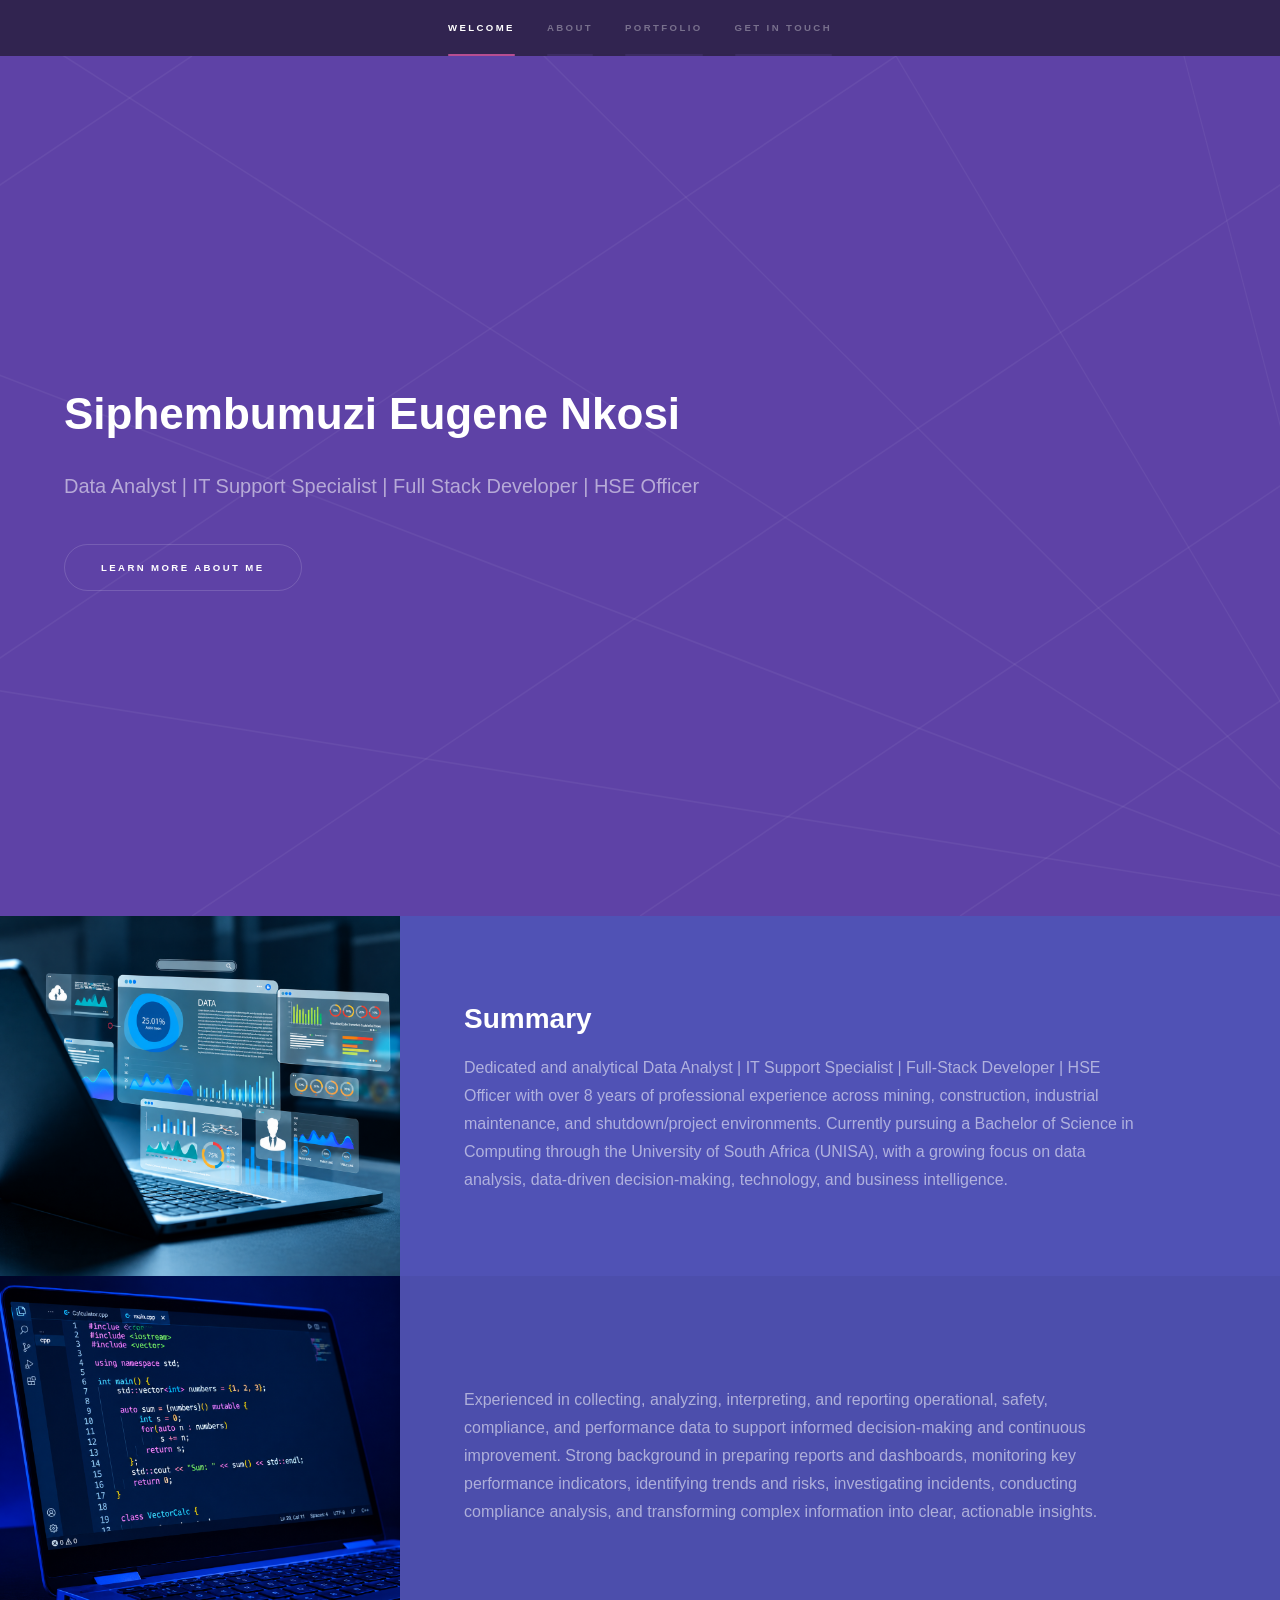
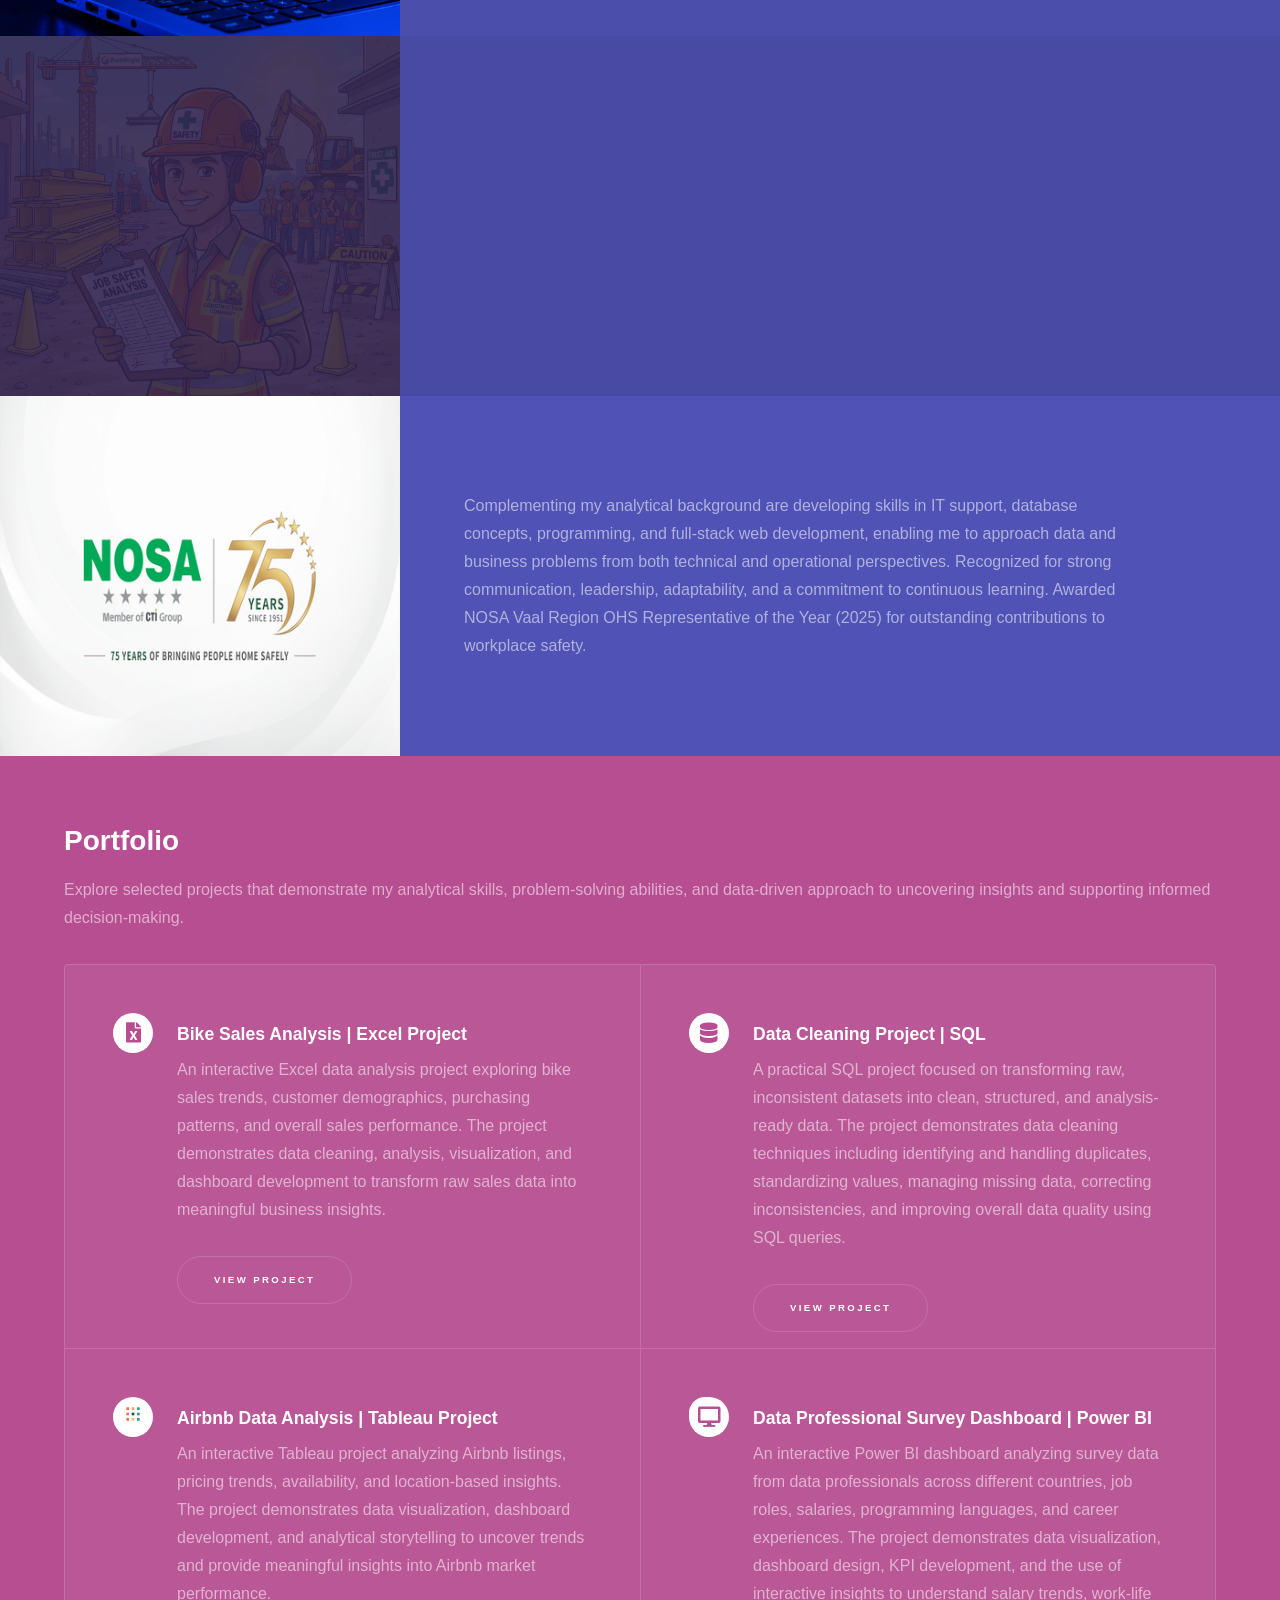
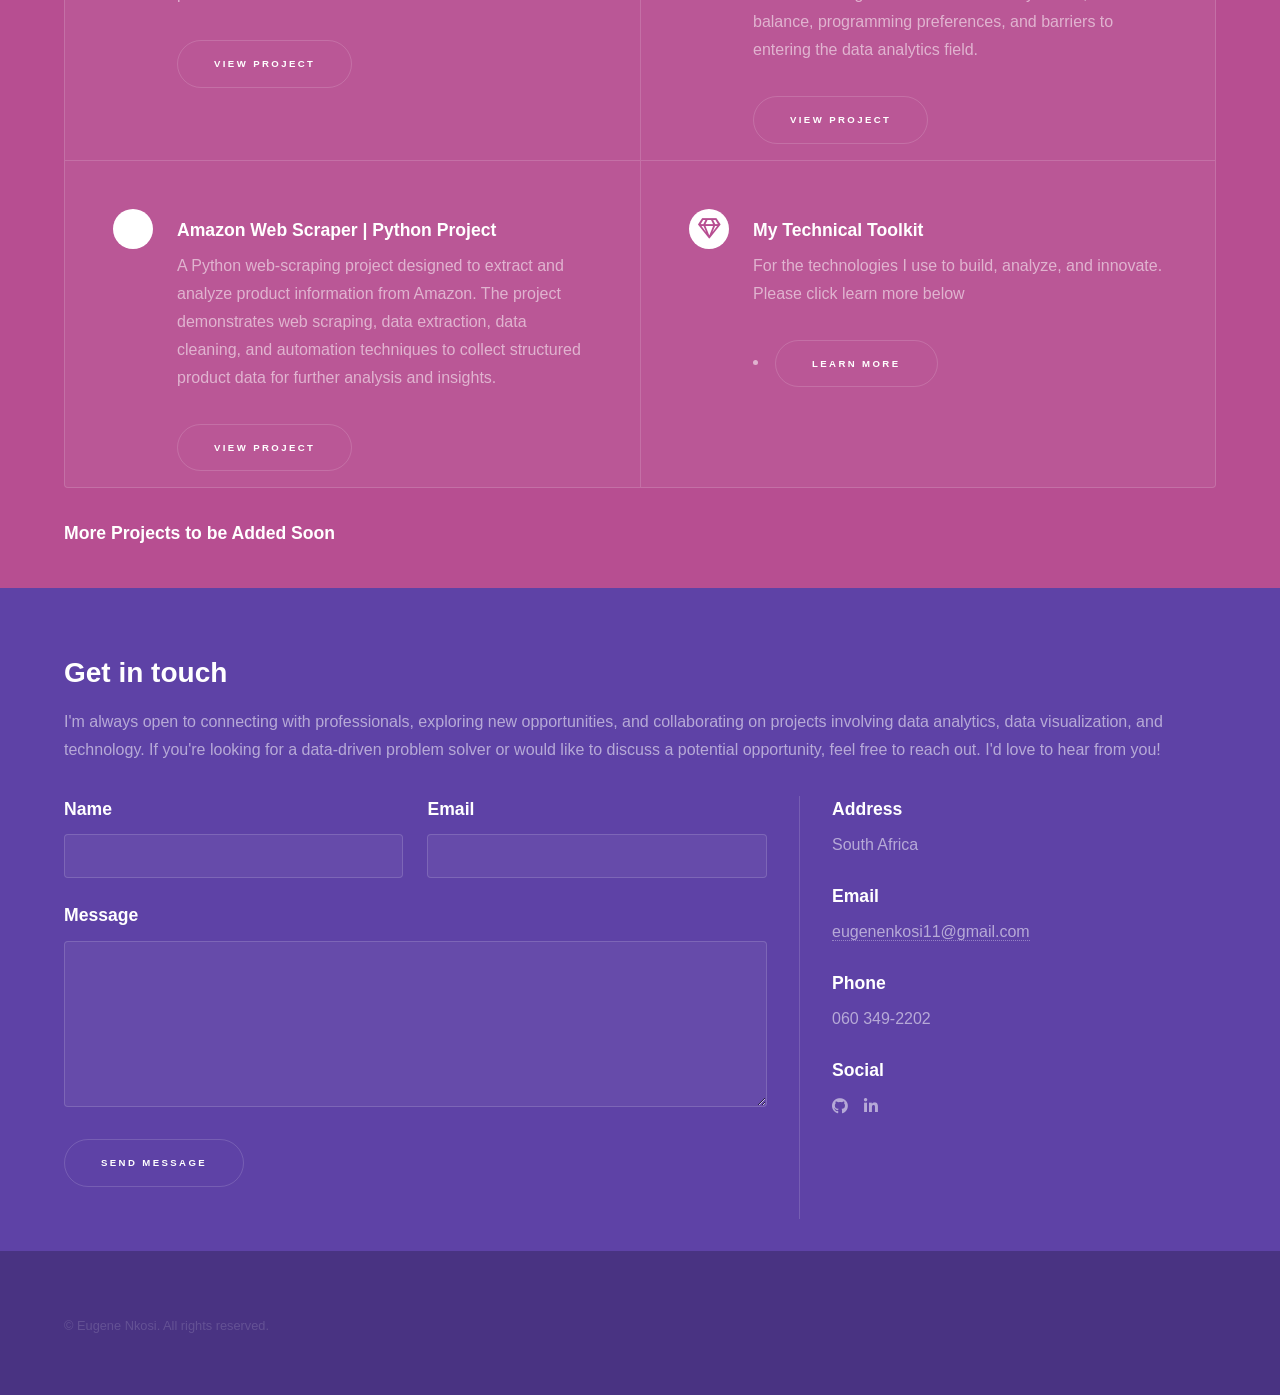
<file: index.html>
<!DOCTYPE HTML>

<html>
	<head>
		<title>Siphembumuzi Nkosi</title>
		<meta charset="utf-8" />
		<meta name="viewport" content="width=device-width, initial-scale=1, user-scalable=no" />
		<link rel="stylesheet" href="assets/css/main.css" />
		<noscript><link rel="stylesheet" href="assets/css/noscript.css" /></noscript>
	</head>
	<body class="is-preload">

		<!-- Sidebar -->
			<section id="sidebar">
				<div class="inner">
					<nav>
						<ul>
							<li><a href="#intro">Welcome</a></li>
							<li><a href="#one">About</a></li>
							<li><a href="#two">Portfolio</a></li>
							<li><a href="#three">Get in touch</a></li>
						</ul>
					</nav>
				</div>
			</section>

		<!-- Wrapper -->
			<div id="wrapper">

				<!-- Intro -->
					<section id="intro" class="wrapper style1 fullscreen fade-up">
						<div class="inner">
							<h1>Siphembumuzi Eugene Nkosi</h1>
							<p>Data Analyst | IT Support Specialist | Full Stack Developer | HSE Officer<br /></p>
							<ul class="actions">
								<li><a href="#one" class="button scrolly">Learn more about me</a></li>
							</ul>
						</div>
					</section>

				<!-- One -->
					<section id="one" class="wrapper style2 spotlights">
						<section>
							<a href="#" class="image"><img src="images/pic01.png" alt="" data-position="center center" /></a>
							<div class="content">
								<div class="inner">
									<h2>Summary</h2>
									<p>Dedicated and analytical Data Analyst | IT Support Specialist | Full-Stack Developer | HSE Officer with 
										over 8 years of professional experience across mining, construction, industrial maintenance, and shutdown/project 
										environments. Currently pursuing a Bachelor of Science in Computing through the University of South Africa (UNISA), 
										with a growing focus on data analysis, data-driven decision-making, technology, and business intelligence.</p>
								</div>
							</div>
						</section>
						<section>
							<a href="#" class="image"><img src="images/pic02.png" alt="" data-position="top center" /></a>
							<div class="content">
								<div class="inner">
									<p>Experienced in collecting, analyzing, interpreting, and reporting operational, safety, compliance, and performance 
										data to support informed decision-making and continuous improvement. Strong background in preparing reports and dashboards, 
										monitoring key performance indicators, identifying trends and risks, investigating incidents, conducting compliance analysis, 
										and transforming complex information into clear, actionable insights.</p>
								</div>
							</div>
						</section>
						<section>
							<a href="#" class="image"><img src="images/pic03.png" alt="" data-position="25% 25%" /></a>
							<div class="content">
								<div class="inner">
									<p>My HSE experience has developed strong analytical, problem-solving, attention-to-detail, documentation, and stakeholder-management 
										capabilities, with extensive experience working with multidisciplinary teams and large volumes of operational and compliance 
										information. Proven ability to identify patterns, investigate root causes, monitor performance, and recommend practical improvements 
										to reduce risk and enhance operational efficiency.</p>
								</div>
							</div>
						</section>
						<section>
							<a href="#" class="image"><img src="images/pic07.png" alt="" data-position="25% 25%" /></a>
							<div class="content">
								<div class="inner">
									<p>Complementing my analytical background are developing skills in IT support, database concepts, programming, and full-stack web development, 
										enabling me to approach data and business problems from both technical and operational perspectives. Recognized for strong communication, 
										leadership, adaptability, and a commitment to continuous learning. Awarded NOSA Vaal Region OHS Representative of the Year (2025) for 
										outstanding contributions to workplace safety.</p>
								</div>
							</div>
						</section>
					</section>

				<!-- Two -->
					<section id="two" class="wrapper style3 fade-up">
						<div class="inner">
							<h2>Portfolio</h2>
							<p>Explore selected projects that demonstrate my analytical skills, problem-solving abilities, and data-driven approach to uncovering insights and 
								supporting informed decision-making.</p>
							<div class="features">
								<section>
									<span class="icon solid major fa-file-excel"></span>
									<h3>Bike Sales Analysis | Excel Project</h3>
									<p>An interactive Excel data analysis project exploring bike sales trends, customer demographics, purchasing patterns, and overall sales 
										performance. The project demonstrates data cleaning, analysis, visualization, and dashboard development to transform raw sales data into 
										meaningful business insights.</p>
									<a href="https://github.com/siphembumuzi/Projects" class="button">View Project</a>
								</section>
								<section>
									<span class="icon solid major fa-database"></span>
									<h3>Data Cleaning Project | SQL</h3>
									<p>A practical SQL project focused on transforming raw, inconsistent datasets into clean, structured, and analysis-ready data. The project 
										demonstrates data cleaning techniques including identifying and handling duplicates, standardizing values, managing missing data, correcting 
										inconsistencies, and improving overall data quality using SQL queries.</p>
									<a href="https://github.com/siphembumuzi/Projects" class="button">View Project</a>
								</section>
								<section>
									<span class="icon solid major tableau-logo" aria-label="Tableau Logo">
										<svg viewBox="0 0 24 24" width="1em" height="1em" fill="currentColor" xmlns="http://www.w3.org/2000/svg">
											 <rect x="2" y="2" width="4" height="4" fill="#e76f51"/>
											<rect x="10" y="2" width="4" height="4" fill="#f4a261"/>
											<rect x="18" y="2" width="4" height="4" fill="#2a9d8f"/>
											<rect x="2" y="10" width="4" height="4" fill="#e76f51"/>
											<rect x="10" y="10" width="4" height="4" fill="#264653"/>
											<rect x="18" y="10" width="4" height="4" fill="#2a9d8f"/>
											<rect x="2" y="18" width="4" height="4" fill="#e76f51"/>
											<rect x="10" y="18" width="4" height="4" fill="#e9c46a"/>
											<rect x="18" y="18" width="4" height="4" fill="#2a9d8f"/>
  										</svg>
									</span>
									<h3>Airbnb Data Analysis | Tableau Project</h3>
									<p>An interactive Tableau project analyzing Airbnb listings, pricing trends, availability, and location-based insights. The project demonstrates 
										data visualization, dashboard development, and analytical storytelling to uncover trends and provide meaningful insights into Airbnb market 
										performance.</p>
									<a href="https://public.tableau.com/views/AirBnBTableauProject_17909461462740/Dashboard1?:language=en-US&:sid=&:redirect=auth&:display_count=n&:origin=viz_share_link" class="button">View Project</a>
								</section>
								<section>
									<span class="icon solid major" style="display: inline-block; width: 2em; height: 2em; vertical-align: middle;">
										<svg viewBox="0 0 24 24" xmlns="http://w3.org" fill="currentColor">
											<!-- Bar 1 (Shortest) -->
											<rect x="2" y="12" width="5" height="10" rx="1" fill="#F2C811" />
											<!-- Bar 2 (Medium) -->
											<rect x="9.5" y="7" width="5" height="15" rx="1" fill="#F2C811" opacity="0.8" />
											<!-- Bar 3 (Tallest) -->
											<rect x="17" y="2" width="5" height="20" rx="1" fill="#E6A817" />
										</svg>
									</span>
									<span class="icon solid major fa-desktop"></span>
									<h3>Data Professional Survey Dashboard | Power BI</h3>
									<p>An interactive Power BI dashboard analyzing survey data from data professionals across different countries, job roles, salaries, programming 
										languages, and career experiences. The project demonstrates data visualization, dashboard design, KPI development, and the use of interactive 
										insights to understand salary trends, work-life balance, programming preferences, and barriers to entering the data analytics field.</p>
									<a href="https://github.com/siphembumuzi/Projects" class="button">View Project</a>
								</section>
								<section>
									<span class="icon solid major fa-brands fa-python"></span>
									<h3>Amazon Web Scraper | Python Project</h3>
									<p>A Python web-scraping project designed to extract and analyze product information from Amazon. The project demonstrates web scraping, data 
										extraction, data cleaning, and automation techniques to collect structured product data for further analysis and insights.</p>
									<a href="https://github.com/siphembumuzi/Projects" class="button">View Project</a>
								</section>
								<section>
									<span class="icon major fa-gem"></span>
									<h3>My Technical Toolkit</h3>
									<p>For the technologies I use to build, analyze, and innovate. Please click learn more below</p>
									<li><a href="generic.html" class="button">Learn more</a></li>
								</section>
							</div>
							<h3>More Projects to be Added Soon</h3>
						</div>
					</section>

				<!-- Three -->
					<section id="three" class="wrapper style1 fade-up">
						<div class="inner">
							<h2>Get in touch</h2>
							<p>I'm always open to connecting with professionals, exploring new opportunities, and collaborating on projects involving data analytics, data 
								visualization, and technology. If you're looking for a data-driven problem solver or would like to discuss a potential opportunity, feel free to 
								reach out. I'd love to hear from you!</p>
							<div class="split style1">
								<section>
									<form method="post" action="#">
										<div class="fields">
											<div class="field half">
												<label for="name">Name</label>
												<input type="text" name="name" id="name" />
											</div>
											<div class="field half">
												<label for="email">Email</label>
												<input type="text" name="email" id="email" />
											</div>
											<div class="field">
												<label for="message">Message</label>
												<textarea name="message" id="message" rows="5"></textarea>
											</div>
										</div>
										<ul class="actions">
											<li><a href="" class="button submit">Send Message</a></li>
										</ul>
									</form>
								</section>
								<section>
									<ul class="contact">
										<li>
											<h3>Address</h3>
											<span>South Africa</span>
										</li>
										<li>
											<h3>Email</h3>
											<a href="#">eugenenkosi11@gmail.com</a>
										</li>
										<li>
											<h3>Phone</h3>
											<span>060 349-2202</span>
										</li>
										<li>
											<h3>Social</h3>
											<ul class="icons">
												<li><a href="https://github.com/siphembumuzi" class="icon brands fa-github"><span class="label">GitHub</span></a></li>
												<li><a href="#" class="icon brands fa-linkedin-in"><span class="label">LinkedIn</span></a></li>
											</ul>
										</li>
									</ul>
								</section>
							</div>
						</div>
					</section>

			</div>

		<!-- Footer -->
			<footer id="footer" class="wrapper style1-alt">
				<div class="inner">
					<ul class="menu">
						<li>&copy; Eugene Nkosi. All rights reserved.</li>
					</ul>
				</div>
			</footer>

		<!-- Scripts -->
			<script src="assets/js/jquery.min.js"></script>
			<script src="assets/js/jquery.scrollex.min.js"></script>
			<script src="assets/js/jquery.scrolly.min.js"></script>
			<script src="assets/js/browser.min.js"></script>
			<script src="assets/js/breakpoints.min.js"></script>
			<script src="assets/js/util.js"></script>
			<script src="assets/js/main.js"></script>

	</body>
</html>
</file>
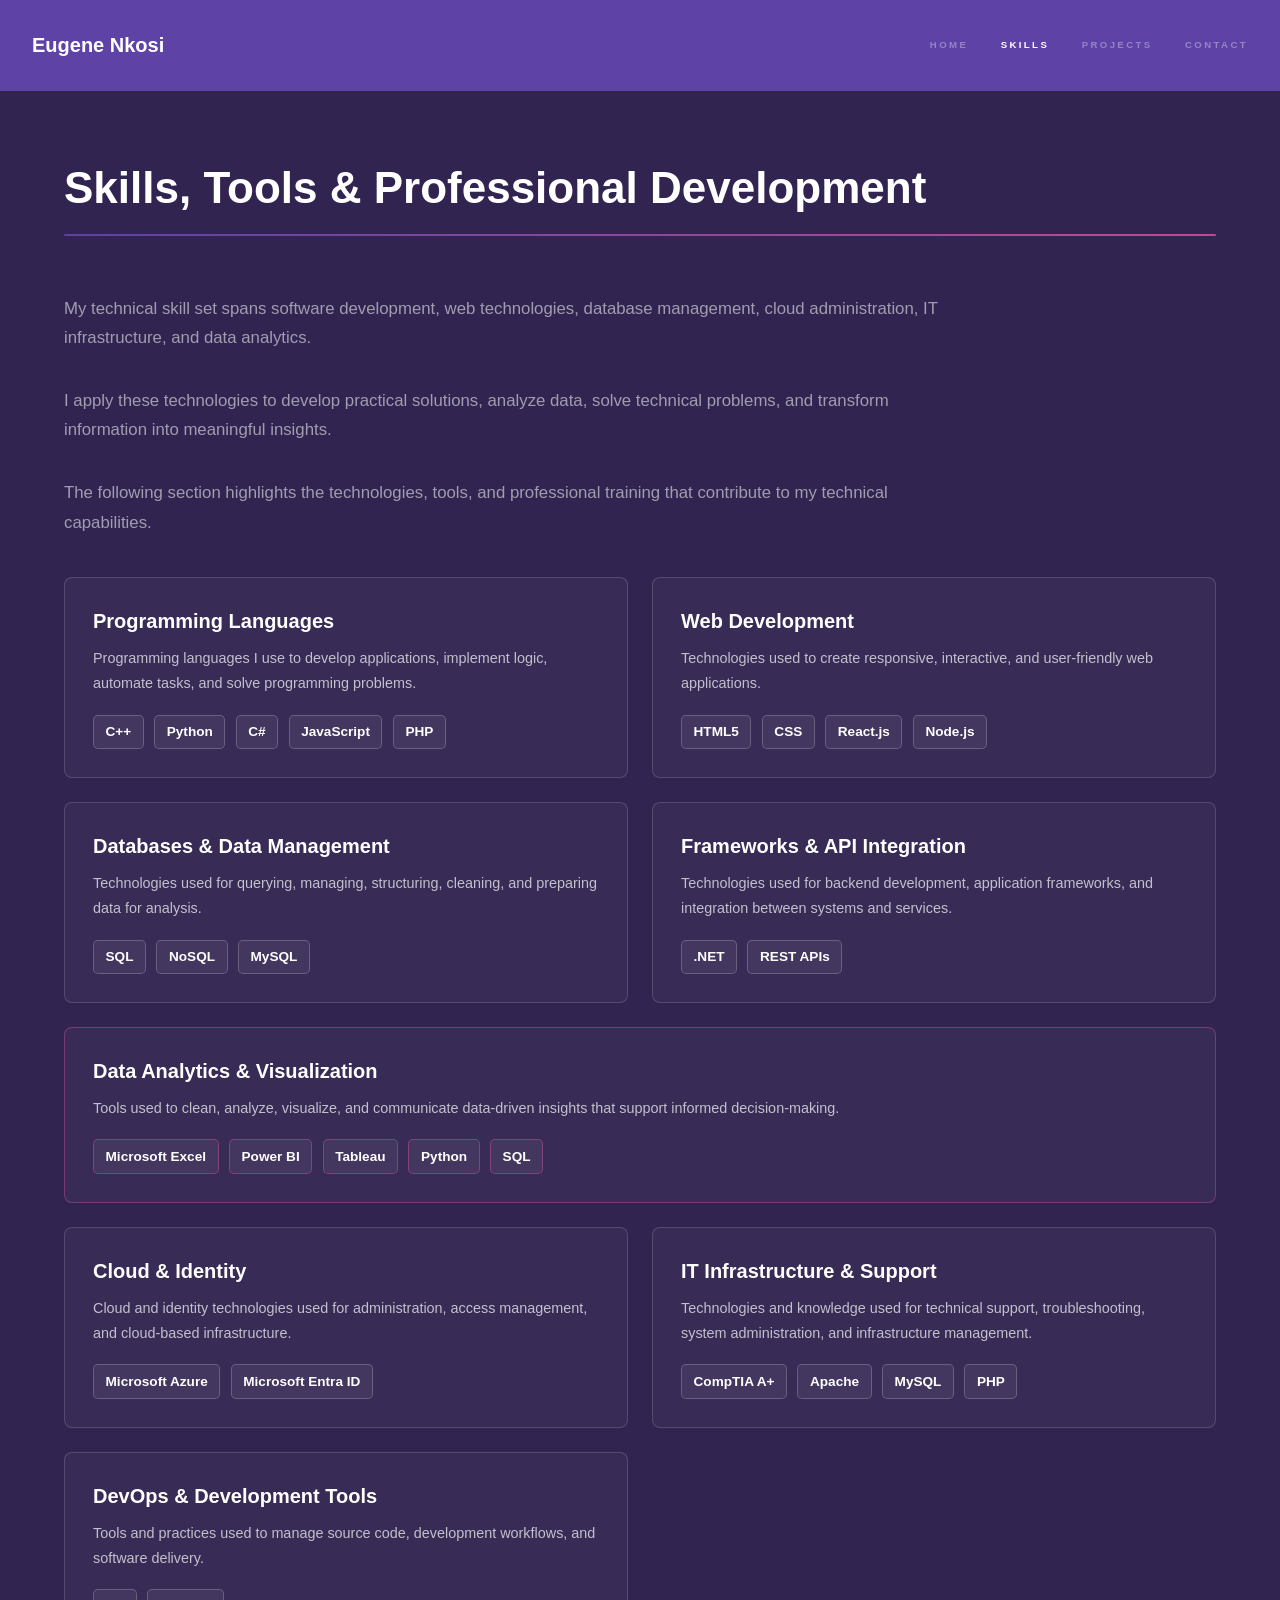
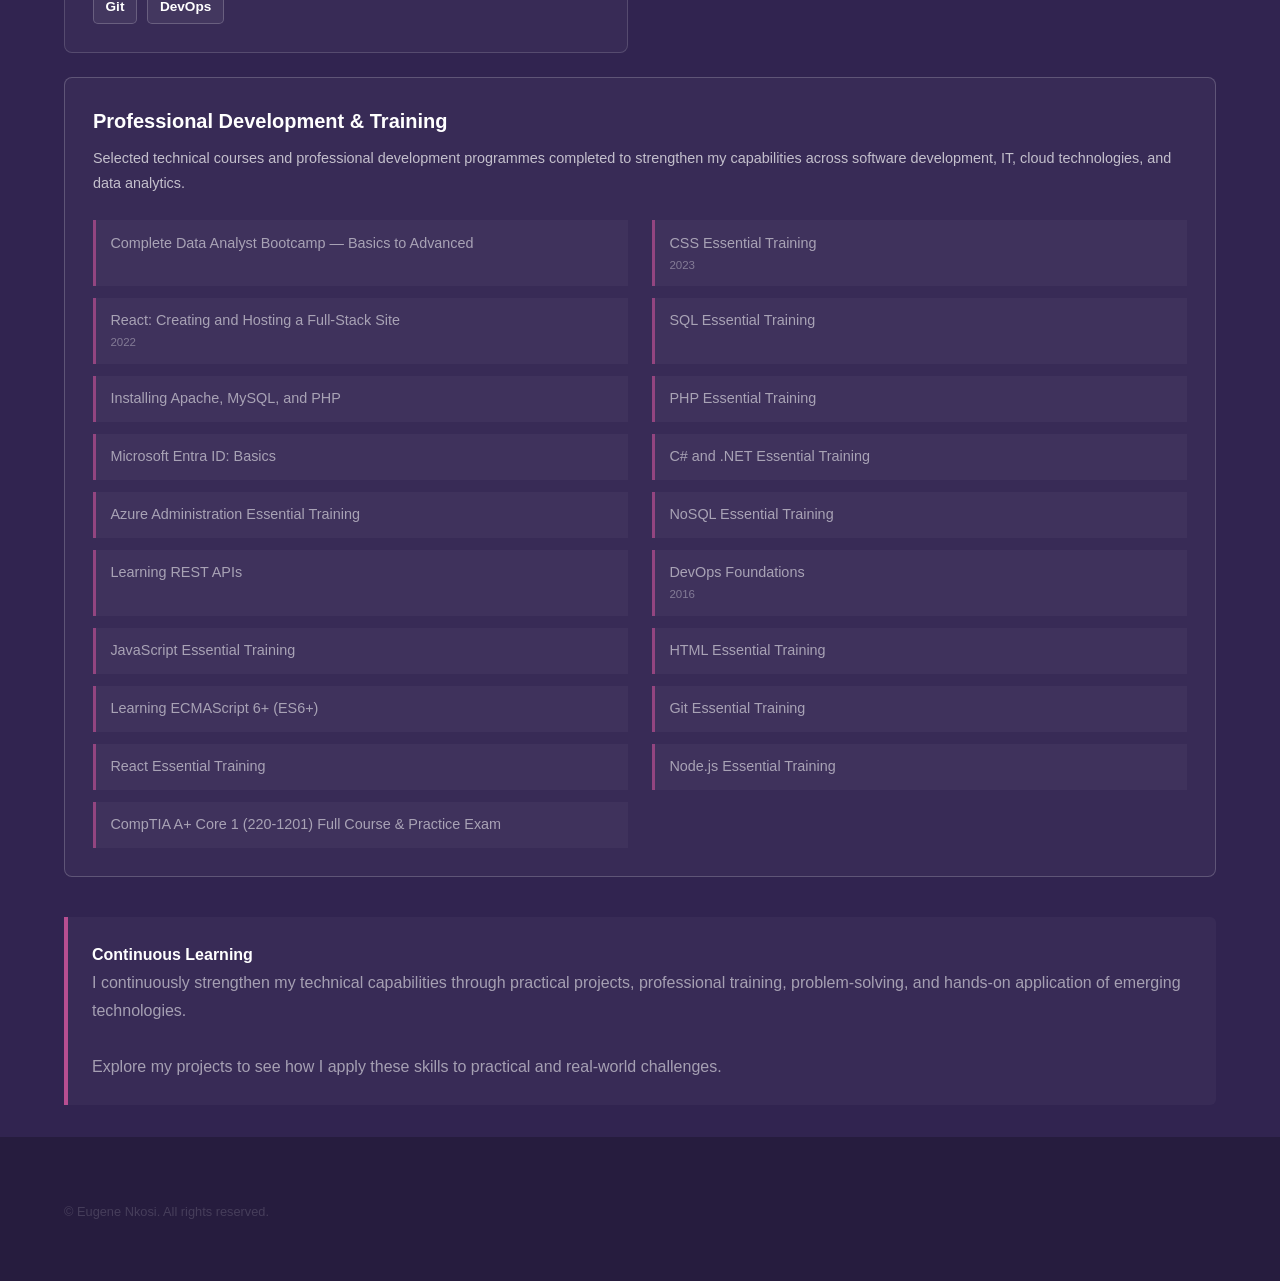
<file: generic.html>
<!DOCTYPE HTML>
<html lang="en">
<head>
    <title>Skills & Professional Development - Eugene Nkosi</title>
    <meta charset="utf-8" />
    <meta name="viewport" content="width=device-width, initial-scale=1, user-scalable=no" />

    <link rel="stylesheet" href="assets/css/main.css" />

    <noscript>
        <link rel="stylesheet" href="assets/css/noscript.css" />
    </noscript>

    <style>

        /* =========================================
           Skills & Professional Development
        ========================================= */

        .skills-intro {
            max-width: 900px;
            margin-bottom: 2.5em;
        }

        .skills-intro p {
            font-size: 1.05em;
        }

        .skills-grid {
            display: grid;
            grid-template-columns: repeat(2, minmax(0, 1fr));
            gap: 1.5em;
            margin-top: 2em;
        }

        .skill-card {
            padding: 1.75em;

            border: 1px solid rgba(255, 255, 255, 0.15);
            border-radius: 8px;

            background: rgba(255, 255, 255, 0.035);

            transition:
                border-color 0.25s ease,
                transform 0.25s ease,
                background 0.25s ease;
        }

        .skill-card:hover {
            border-color: #b74e91;
            background: rgba(255, 255, 255, 0.065);
            transform: translateY(-4px);
        }

        .skill-card h2 {
            font-size: 1.25em;
            margin-bottom: 0.5em;
        }

        .skill-card .skill-description {
            font-size: 0.9em;
            margin-bottom: 1.25em;
            color: rgba(255, 255, 255, 0.7);
        }

        /* Skill Badges */

        .skill-badges {
            display: flex;
            flex-wrap: wrap;
            gap: 0.65em;
        }

        .skill-badge {
            display: inline-block;

            padding: 0.5em 0.85em;

            border: 1px solid rgba(255, 255, 255, 0.2);
            border-radius: 5px;

            font-size: 0.85em;
            font-weight: 600;
            line-height: 1.4;

            background: rgba(255, 255, 255, 0.06);
            color: #ffffff;
        }

        /* Data Analytics Highlight */

        .analytics-card {
            grid-column: 1 / -1;
            border-color: rgba(183, 78, 145, 0.5);
        }

        .analytics-card .skill-badge {
            border-color: rgba(183, 78, 145, 0.55);
        }

        /* Professional Development */

        .training-card {
            grid-column: 1 / -1;
            border-color: rgba(255, 255, 255, 0.2);
        }

        .training-list {
            display: grid;
            grid-template-columns: repeat(2, minmax(0, 1fr));
            gap: 0.75em 1.5em;
            margin-top: 1.5em;
        }

        .training-item {
            padding: 0.85em 1em;

            border-left: 3px solid rgba(183, 78, 145, 0.7);

            background: rgba(255, 255, 255, 0.035);

            font-size: 0.9em;
            line-height: 1.5;

            transition: background 0.25s ease;
        }

        .training-item:hover {
            background: rgba(255, 255, 255, 0.07);
        }

        .training-year {
            font-size: 0.8em;
            opacity: 0.65;
            display: block;
            margin-top: 0.2em;
        }

        /* Closing Statement */

        .skills-note {
            margin-top: 2.5em;

            padding: 1.5em;

            border-left: 4px solid #b74e91;

            background: rgba(255, 255, 255, 0.035);

            border-radius: 0 6px 6px 0;
        }

        .skills-note p {
            margin-bottom: 0;
        }

        /* =========================================
           Responsive Design
        ========================================= */

        @media screen and (max-width: 980px) {

            .training-list {
                grid-template-columns: 1fr;
            }

        }

        @media screen and (max-width: 736px) {

            .skills-grid {
                grid-template-columns: 1fr;
                gap: 1em;
            }

            .skill-card {
                padding: 1.35em;
            }

            .analytics-card,
            .training-card {
                grid-column: auto;
            }

            .training-list {
                grid-template-columns: 1fr;
            }

        }

        /* Accessibility */

        @media screen and (prefers-reduced-motion: reduce) {

            .skill-card,
            .training-item {
                transition: none;
            }

            .skill-card:hover {
                transform: none;
            }

        }

    </style>
</head>


<body class="is-preload">


    <!-- =========================================
         Header
    ========================================== -->

    <header id="header">

        <a href="index.html" class="title">
            Eugene Nkosi
        </a>

        <nav>

            <ul>

                <li>
                    <a href="index.html">
                        Home
                    </a>
                </li>

                <li>
                    <a href="generic.html" class="active">
                        Skills
                    </a>
                </li>

                <li>
                    <a href="index.html#two">
                        Projects
                    </a>
                </li>

                <li>
                    <a href="index.html#three">
                        Contact
                    </a>
                </li>

            </ul>

        </nav>

    </header>



    <!-- =========================================
         Main Content
    ========================================== -->

    <div id="wrapper">

        <section id="main" class="wrapper">

            <div class="inner">


                <!-- =================================
                     Page Introduction
                ================================== -->

                <h1 class="major">
                    Skills, Tools &amp; Professional Development
                </h1>


                <div class="skills-intro">

                    <p>
                        My technical skill set spans software development,
                        web technologies, database management, cloud
                        administration, IT infrastructure, and data analytics.
                    </p>

                    <p>
                        I apply these technologies to develop practical
                        solutions, analyze data, solve technical problems,
                        and transform information into meaningful insights.
                    </p>

                    <p>
                        The following section highlights the technologies,
                        tools, and professional training that contribute to
                        my technical capabilities.
                    </p>

                </div>



                <!-- =================================
                     Skills Grid
                ================================== -->

                <div class="skills-grid">


                    <!-- =================================
                         Programming Languages
                    ================================== -->

                    <article class="skill-card">

                        <h2>
                            Programming Languages
                        </h2>

                        <p class="skill-description">
                            Programming languages I use to develop
                            applications, implement logic, automate tasks,
                            and solve programming problems.
                        </p>

                        <div class="skill-badges">

                            <span class="skill-badge">
                                C++
                            </span>

                            <span class="skill-badge">
                                Python
                            </span>

                            <span class="skill-badge">
                                C#
                            </span>

                            <span class="skill-badge">
                                JavaScript
                            </span>

                            <span class="skill-badge">
                                PHP
                            </span>

                        </div>

                    </article>



                    <!-- =================================
                         Web Development
                    ================================== -->

                    <article class="skill-card">

                        <h2>
                            Web Development
                        </h2>

                        <p class="skill-description">
                            Technologies used to create responsive,
                            interactive, and user-friendly web applications.
                        </p>

                        <div class="skill-badges">

                            <span class="skill-badge">
                                HTML5
                            </span>

                            <span class="skill-badge">
                                CSS
                            </span>

                            <span class="skill-badge">
                                React.js
                            </span>

                            <span class="skill-badge">
                                Node.js
                            </span>

                        </div>

                    </article>



                    <!-- =================================
                         Databases
                    ================================== -->

                    <article class="skill-card">

                        <h2>
                            Databases &amp; Data Management
                        </h2>

                        <p class="skill-description">
                            Technologies used for querying, managing,
                            structuring, cleaning, and preparing data
                            for analysis.
                        </p>

                        <div class="skill-badges">

                            <span class="skill-badge">
                                SQL
                            </span>

                            <span class="skill-badge">
                                NoSQL
                            </span>

                            <span class="skill-badge">
                                MySQL
                            </span>

                        </div>

                    </article>



                    <!-- =================================
                         Frameworks & APIs
                    ================================== -->

                    <article class="skill-card">

                        <h2>
                            Frameworks &amp; API Integration
                        </h2>

                        <p class="skill-description">
                            Technologies used for backend development,
                            application frameworks, and integration
                            between systems and services.
                        </p>

                        <div class="skill-badges">

                            <span class="skill-badge">
                                .NET
                            </span>

                            <span class="skill-badge">
                                REST APIs
                            </span>

                        </div>

                    </article>



                    <!-- =================================
                         Data Analytics
                    ================================== -->

                    <article class="skill-card analytics-card">

                        <h2>
                            Data Analytics &amp; Visualization
                        </h2>

                        <p class="skill-description">
                            Tools used to clean, analyze, visualize,
                            and communicate data-driven insights
                            that support informed decision-making.
                        </p>

                        <div class="skill-badges">

                            <span class="skill-badge">
                                Microsoft Excel
                            </span>

                            <span class="skill-badge">
                                Power BI
                            </span>

                            <span class="skill-badge">
                                Tableau
                            </span>

                            <span class="skill-badge">
                                Python
                            </span>

                            <span class="skill-badge">
                                SQL
                            </span>

                        </div>

                    </article>



                    <!-- =================================
                         Cloud & Identity
                    ================================== -->

                    <article class="skill-card">

                        <h2>
                            Cloud &amp; Identity
                        </h2>

                        <p class="skill-description">
                            Cloud and identity technologies used for
                            administration, access management, and
                            cloud-based infrastructure.
                        </p>

                        <div class="skill-badges">

                            <span class="skill-badge">
                                Microsoft Azure
                            </span>

                            <span class="skill-badge">
                                Microsoft Entra ID
                            </span>

                        </div>

                    </article>



                    <!-- =================================
                         IT Infrastructure
                    ================================== -->

                    <article class="skill-card">

                        <h2>
                            IT Infrastructure &amp; Support
                        </h2>

                        <p class="skill-description">
                            Technologies and knowledge used for technical
                            support, troubleshooting, system administration,
                            and infrastructure management.
                        </p>

                        <div class="skill-badges">

                            <span class="skill-badge">
                                CompTIA A+
                            </span>

                            <span class="skill-badge">
                                Apache
                            </span>

                            <span class="skill-badge">
                                MySQL
                            </span>

                            <span class="skill-badge">
                                PHP
                            </span>

                        </div>

                    </article>



                    <!-- =================================
                         DevOps
                    ================================== -->

                    <article class="skill-card">

                        <h2>
                            DevOps &amp; Development Tools
                        </h2>

                        <p class="skill-description">
                            Tools and practices used to manage source code,
                            development workflows, and software delivery.
                        </p>

                        <div class="skill-badges">

                            <span class="skill-badge">
                                Git
                            </span>

                            <span class="skill-badge">
                                DevOps
                            </span>

                        </div>

                    </article>



                    <!-- =================================
                         Professional Development
                    ================================== -->

                    <article class="skill-card training-card">

                        <h2>
                            Professional Development &amp; Training
                        </h2>

                        <p class="skill-description">
                            Selected technical courses and professional
                            development programmes completed to strengthen
                            my capabilities across software development,
                            IT, cloud technologies, and data analytics.
                        </p>


                        <div class="training-list">
                            
                            <div class="training-item">

                                Complete Data Analyst Bootcamp —
                                Basics to Advanced

                            </div>


                            <div class="training-item">

                                CSS Essential Training

                                <span class="training-year">
                                    2023
                                </span>

                            </div>


                            <div class="training-item">

                                React: Creating and Hosting a
                                Full-Stack Site

                                <span class="training-year">
                                    2022
                                </span>

                            </div>


                            <div class="training-item">

                                SQL Essential Training

                            </div>


                            <div class="training-item">

                                Installing Apache, MySQL, and PHP

                            </div>


                            <div class="training-item">

                                PHP Essential Training

                            </div>


                            <div class="training-item">

                                Microsoft Entra ID: Basics

                            </div>


                            <div class="training-item">

                                C# and .NET Essential Training

                            </div>


                            <div class="training-item">

                                Azure Administration Essential Training

                            </div>


                            <div class="training-item">

                                NoSQL Essential Training

                            </div>


                            <div class="training-item">

                                Learning REST APIs

                            </div>


                            <div class="training-item">

                                DevOps Foundations

                                <span class="training-year">
                                    2016
                                </span>

                            </div>


                            <div class="training-item">

                                JavaScript Essential Training

                            </div>


                            <div class="training-item">

                                HTML Essential Training

                            </div>


                            <div class="training-item">

                                Learning ECMAScript 6+ (ES6+)

                            </div>


                            <div class="training-item">

                                Git Essential Training

                            </div>


                            <div class="training-item">

                                React Essential Training

                            </div>


                            <div class="training-item">

                                Node.js Essential Training

                            </div>


                            <div class="training-item">

                                CompTIA A+ Core 1
                                (220-1201) Full Course &amp;
                                Practice Exam

                            </div>


                        </div>

                    </article>


                </div>



                <!-- =================================
                     Closing Statement
                ================================== -->

                <div class="skills-note">

                    <p>

                        <strong>
                            Continuous Learning
                        </strong>

                        <br />

                        I continuously strengthen my technical capabilities
                        through practical projects, professional training,
                        problem-solving, and hands-on application of
                        emerging technologies.

                        <br /><br />

                        Explore my projects to see how I apply these skills
                        to practical and real-world challenges.

                    </p>

                </div>


            </div>

        </section>

    </div>



    <!-- =========================================
         Footer
    ========================================== -->

    <footer id="footer" class="wrapper alt">

        <div class="inner">

            <ul class="menu">

                <li>
                    &copy; Eugene Nkosi. All rights reserved.
                </li>
                
            </ul>

        </div>

    </footer>



    <!-- =========================================
         Scripts
    ========================================== -->

    <script src="assets/js/jquery.min.js"></script>
    <script src="assets/js/jquery.scrollex.min.js"></script>
    <script src="assets/js/browser.min.js"></script>
    <script src="assets/js/breakpoints.min.js"></script>
    <script src="assets/js/util.js"></script>
    <script src="assets/js/main.js"></script>

</body>
</html>
</file>
<file: assets/css/noscript.css>
/*
	Hyperspace by HTML5 UP
	html5up.net | @ajlkn
	Free for personal and commercial use under the CCA 3.0 license (html5up.net/license)
*/

/* Spotlights */

	.spotlights > section > .image:before {
		opacity: 0 !important;
	}

	.spotlights > section > .content > .inner {
		-moz-transform: none !important;
		-webkit-transform: none !important;
		-ms-transform: none !important;
		transform: none !important;
		opacity: 1 !important;
	}

/* Wrapper */

	.wrapper > .inner {
		opacity: 1 !important;
		-moz-transform: none !important;
		-webkit-transform: none !important;
		-ms-transform: none !important;
		transform: none !important;
	}

/* Sidebar */

	#sidebar > .inner {
		opacity: 1 !important;
	}

	#sidebar nav > ul > li {
		-moz-transform: none !important;
		-webkit-transform: none !important;
		-ms-transform: none !important;
		transform: none !important;
		opacity: 1 !important;
	}
</file>
<file: assets/css/main.css>
@import url(fontawesome-all.min.css);

/*
	Hyperspace by HTML5 UP
	html5up.net | @ajlkn
	Free for personal and commercial use under the CCA 3.0 license (html5up.net/license)
*/

html, body, div, span, applet, object,
iframe, h1, h2, h3, h4, h5, h6, p, blockquote,
pre, a, abbr, acronym, address, big, cite,
code, del, dfn, em, img, ins, kbd, q, s, samp,
small, strike, strong, sub, sup, tt, var, b,
u, i, center, dl, dt, dd, ol, ul, li, fieldset,
form, label, legend, table, caption, tbody,
tfoot, thead, tr, th, td, article, aside,
canvas, details, embed, figure, figcaption,
footer, header, hgroup, menu, nav, output, ruby,
section, summary, time, mark, audio, video {
	margin: 0;
	padding: 0;
	border: 0;
	font-size: 100%;
	font: inherit;
	vertical-align: baseline;}

article, aside, details, figcaption, figure,
footer, header, hgroup, menu, nav, section {
	display: block;}

body {
	line-height: 1;
}

ol, ul {
	list-style: none;
}

blockquote, q {
	quotes: none;
}

	blockquote:before, blockquote:after, q:before, q:after {
		content: '';
		content: none;
	}

table {
	border-collapse: collapse;
	border-spacing: 0;
}

body {
	-webkit-text-size-adjust: none;
}

mark {
	background-color: transparent;
	color: inherit;
}

input::-moz-focus-inner {
	border: 0;
	padding: 0;
}

input, select, textarea {
	-moz-appearance: none;
	-webkit-appearance: none;
	-ms-appearance: none;
	appearance: none;
}

/* Basic */

	@-ms-viewport {
		width: device-width;
	}

	body {
		-ms-overflow-style: scrollbar;
	}

	@media screen and (max-width: 480px) {

		html, body {
			min-width: 320px;
		}

	}

	html {
		box-sizing: border-box;
	}

	*, *:before, *:after {
		box-sizing: inherit;
	}

	body {
		background: #312450;
	}

		body.is-preload *, body.is-preload *:before, body.is-preload *:after {
			-moz-animation: none !important;
			-webkit-animation: none !important;
			-ms-animation: none !important;
			animation: none !important;
			-moz-transition: none !important;
			-webkit-transition: none !important;
			-ms-transition: none !important;
			transition: none !important;
		}

/* Type */

	body, input, select, textarea {
		color: rgba(255, 255, 255, 0.55);
		font-family: Arial, Helvetica, sans-serif;
		font-size: 16.5pt;
		font-weight: normal;
		line-height: 1.75;
	}

		@media screen and (max-width: 1680px) {

			body, input, select, textarea {
				font-size: 13pt;
			}

		}

		@media screen and (max-width: 1280px) {

			body, input, select, textarea {
				font-size: 12pt;
			}

		}

		@media screen and (max-width: 360px) {

			body, input, select, textarea {
				font-size: 11pt;
			}

		}

	a {
		-moz-transition: color 0.2s ease, border-bottom-color 0.2s ease;
		-webkit-transition: color 0.2s ease, border-bottom-color 0.2s ease;
		-ms-transition: color 0.2s ease, border-bottom-color 0.2s ease;
		transition: color 0.2s ease, border-bottom-color 0.2s ease;
		border-bottom: dotted 1px rgba(255, 255, 255, 0.35);
		color: inherit;
		text-decoration: none;
	}

		a:hover {
			border-bottom-color: transparent;
			color: #ffffff;
		}

	strong, b {
		color: #ffffff;
		font-weight: bold;
	}

	em, i {
		font-style: italic;
	}

	p {
		margin: 0 0 2em 0;
	}

	h1, h2, h3, h4, h5, h6 {
		color: #ffffff;
		font-weight: bold;
		line-height: 1.5;
		margin: 0 0 0.5em 0;
	}

		h1 a, h2 a, h3 a, h4 a, h5 a, h6 a {
			color: inherit;
			text-decoration: none;
		}

	h1 {
		font-size: 2.75em;
	}

		h1.major {
			margin: 0 0 1.3em 0;
			position: relative;
			padding-bottom: 0.35em;
		}

			h1.major:after {
				background-image: -moz-linear-gradient(to right, #5e42a6, #b74e91);
				background-image: -webkit-linear-gradient(to right, #5e42a6, #b74e91);
				background-image: -ms-linear-gradient(to right, #5e42a6, #b74e91);
				background-image: linear-gradient(to right, #5e42a6, #b74e91);
				-moz-transition: max-width 0.2s ease;
				-webkit-transition: max-width 0.2s ease;
				-ms-transition: max-width 0.2s ease;
				transition: max-width 0.2s ease;
				border-radius: 0.2em;
				bottom: 0;
				content: '';
				height: 0.05em;
				position: absolute;
				right: 0;
				width: 100%;
			}

	h2 {
		font-size: 1.75em;
	}

	h3 {
		font-size: 1.1em;
	}

	h4 {
		font-size: 1em;
	}

	h5 {
		font-size: 0.8em;
	}

	h6 {
		font-size: 0.6em;
	}

	@media screen and (max-width: 736px) {

		h1 {
			font-size: 2em;
		}

		h2 {
			font-size: 1.25em;
		}

		h3 {
			font-size: 1em;
		}

		h4 {
			font-size: 0.8em;
		}

		h5 {
			font-size: 0.6em;
		}

		h6 {
			font-size: 0.6em;
		}

	}

	sub {
		font-size: 0.8em;
		position: relative;
		top: 0.5em;
	}

	sup {
		font-size: 0.8em;
		position: relative;
		top: -0.5em;
	}

	blockquote {
		border-left: solid 4px rgba(255, 255, 255, 0.15);
		font-style: italic;
		margin: 0 0 2em 0;
		padding: 0.5em 0 0.5em 2em;
	}

	code {
		background: rgba(255, 255, 255, 0.05);
		border-radius: 0.25em;
		border: solid 1px rgba(255, 255, 255, 0.15);
		font-family: "Courier New", monospace;
		font-size: 0.9em;
		margin: 0 0.25em;
		padding: 0.25em 0.65em;
	}

	pre {
		-webkit-overflow-scrolling: touch;
		font-family: "Courier New", monospace;
		font-size: 0.9em;
		margin: 0 0 2em 0;
	}

		pre code {
			display: block;
			line-height: 1.75em;
			padding: 1em 1.5em;
			overflow-x: auto;
		}

	hr {
		border: 0;
		border-bottom: solid 1px rgba(255, 255, 255, 0.15);
		margin: 2em 0;
	}

		hr.major {
			margin: 3em 0;
		}

	.align-left {
		text-align: left;
	}

	.align-center {
		text-align: center;
	}

	.align-right {
		text-align: right;
	}

/* Row */

	.row {
		display: flex;
		flex-wrap: wrap;
		box-sizing: border-box;
		align-items: stretch;
	}

		.row > * {
			box-sizing: border-box;
		}

		.row.gtr-uniform > * > :last-child {
			margin-bottom: 0;
		}

		.row.aln-left {
			justify-content: flex-start;
		}

		.row.aln-center {
			justify-content: center;
		}

		.row.aln-right {
			justify-content: flex-end;
		}

		.row.aln-top {
			align-items: flex-start;
		}

		.row.aln-middle {
			align-items: center;
		}

		.row.aln-bottom {
			align-items: flex-end;
		}

		.row > .imp {
			order: -1;
		}

		.row > .col-1 {
			width: 8.33333%;
		}

		.row > .off-1 {
			margin-left: 8.33333%;
		}

		.row > .col-2 {
			width: 16.66667%;
		}

		.row > .off-2 {
			margin-left: 16.66667%;
		}

		.row > .col-3 {
			width: 25%;
		}

		.row > .off-3 {
			margin-left: 25%;
		}

		.row > .col-4 {
			width: 33.33333%;
		}

		.row > .off-4 {
			margin-left: 33.33333%;
		}

		.row > .col-5 {
			width: 41.66667%;
		}

		.row > .off-5 {
			margin-left: 41.66667%;
		}

		.row > .col-6 {
			width: 50%;
		}

		.row > .off-6 {
			margin-left: 50%;
		}

		.row > .col-7 {
			width: 58.33333%;
		}

		.row > .off-7 {
			margin-left: 58.33333%;
		}

		.row > .col-8 {
			width: 66.66667%;
		}

		.row > .off-8 {
			margin-left: 66.66667%;
		}

		.row > .col-9 {
			width: 75%;
		}

		.row > .off-9 {
			margin-left: 75%;
		}

		.row > .col-10 {
			width: 83.33333%;
		}

		.row > .off-10 {
			margin-left: 83.33333%;
		}

		.row > .col-11 {
			width: 91.66667%;
		}

		.row > .off-11 {
			margin-left: 91.66667%;
		}

		.row > .col-12 {
			width: 100%;
		}

		.row > .off-12 {
			margin-left: 100%;
		}

		.row.gtr-0 {
			margin-top: 0;
			margin-left: 0em;
		}

			.row.gtr-0 > * {
				padding: 0 0 0 0em;
			}

			.row.gtr-0.gtr-uniform {
				margin-top: 0em;
			}

				.row.gtr-0.gtr-uniform > * {
					padding-top: 0em;
				}

		.row.gtr-25 {
			margin-top: 0;
			margin-left: -0.375em;
		}

			.row.gtr-25 > * {
				padding: 0 0 0 0.375em;
			}

			.row.gtr-25.gtr-uniform {
				margin-top: -0.375em;
			}

				.row.gtr-25.gtr-uniform > * {
					padding-top: 0.375em;
				}

		.row.gtr-50 {
			margin-top: 0;
			margin-left: -0.75em;
		}

			.row.gtr-50 > * {
				padding: 0 0 0 0.75em;
			}

			.row.gtr-50.gtr-uniform {
				margin-top: -0.75em;
			}

				.row.gtr-50.gtr-uniform > * {
					padding-top: 0.75em;
				}

		.row {
			margin-top: 0;
			margin-left: -1.5em;
		}

			.row > * {
				padding: 0 0 0 1.5em;
			}

			.row.gtr-uniform {
				margin-top: -1.5em;
			}

				.row.gtr-uniform > * {
					padding-top: 1.5em;
				}

		.row.gtr-150 {
			margin-top: 0;
			margin-left: -2.25em;
		}

			.row.gtr-150 > * {
				padding: 0 0 0 2.25em;
			}

			.row.gtr-150.gtr-uniform {
				margin-top: -2.25em;
			}

				.row.gtr-150.gtr-uniform > * {
					padding-top: 2.25em;
				}

		.row.gtr-200 {
			margin-top: 0;
			margin-left: -3em;
		}

			.row.gtr-200 > * {
				padding: 0 0 0 3em;
			}

			.row.gtr-200.gtr-uniform {
				margin-top: -3em;
			}

				.row.gtr-200.gtr-uniform > * {
					padding-top: 3em;
				}

		@media screen and (max-width: 1680px) {

			.row {
				display: flex;
				flex-wrap: wrap;
				box-sizing: border-box;
				align-items: stretch;
			}

				.row > * {
					box-sizing: border-box;
				}

				.row.gtr-uniform > * > :last-child {
					margin-bottom: 0;
				}

				.row.aln-left {
					justify-content: flex-start;
				}

				.row.aln-center {
					justify-content: center;
				}

				.row.aln-right {
					justify-content: flex-end;
				}

				.row.aln-top {
					align-items: flex-start;
				}

				.row.aln-middle {
					align-items: center;
				}

				.row.aln-bottom {
					align-items: flex-end;
				}

				.row > .imp-xlarge {
					order: -1;
				}

				.row > .col-1-xlarge {
					width: 8.33333%;
				}

				.row > .off-1-xlarge {
					margin-left: 8.33333%;
				}

				.row > .col-2-xlarge {
					width: 16.66667%;
				}

				.row > .off-2-xlarge {
					margin-left: 16.66667%;
				}

				.row > .col-3-xlarge {
					width: 25%;
				}

				.row > .off-3-xlarge {
					margin-left: 25%;
				}

				.row > .col-4-xlarge {
					width: 33.33333%;
				}

				.row > .off-4-xlarge {
					margin-left: 33.33333%;
				}

				.row > .col-5-xlarge {
					width: 41.66667%;
				}

				.row > .off-5-xlarge {
					margin-left: 41.66667%;
				}

				.row > .col-6-xlarge {
					width: 50%;
				}

				.row > .off-6-xlarge {
					margin-left: 50%;
				}

				.row > .col-7-xlarge {
					width: 58.33333%;
				}

				.row > .off-7-xlarge {
					margin-left: 58.33333%;
				}

				.row > .col-8-xlarge {
					width: 66.66667%;
				}

				.row > .off-8-xlarge {
					margin-left: 66.66667%;
				}

				.row > .col-9-xlarge {
					width: 75%;
				}

				.row > .off-9-xlarge {
					margin-left: 75%;
				}

				.row > .col-10-xlarge {
					width: 83.33333%;
				}

				.row > .off-10-xlarge {
					margin-left: 83.33333%;
				}

				.row > .col-11-xlarge {
					width: 91.66667%;
				}

				.row > .off-11-xlarge {
					margin-left: 91.66667%;
				}

				.row > .col-12-xlarge {
					width: 100%;
				}

				.row > .off-12-xlarge {
					margin-left: 100%;
				}

				.row.gtr-0 {
					margin-top: 0;
					margin-left: 0em;
				}

					.row.gtr-0 > * {
						padding: 0 0 0 0em;
					}

					.row.gtr-0.gtr-uniform {
						margin-top: 0em;
					}

						.row.gtr-0.gtr-uniform > * {
							padding-top: 0em;
						}

				.row.gtr-25 {
					margin-top: 0;
					margin-left: -0.375em;
				}

					.row.gtr-25 > * {
						padding: 0 0 0 0.375em;
					}

					.row.gtr-25.gtr-uniform {
						margin-top: -0.375em;
					}

						.row.gtr-25.gtr-uniform > * {
							padding-top: 0.375em;
						}

				.row.gtr-50 {
					margin-top: 0;
					margin-left: -0.75em;
				}

					.row.gtr-50 > * {
						padding: 0 0 0 0.75em;
					}

					.row.gtr-50.gtr-uniform {
						margin-top: -0.75em;
					}

						.row.gtr-50.gtr-uniform > * {
							padding-top: 0.75em;
						}

				.row {
					margin-top: 0;
					margin-left: -1.5em;
				}

					.row > * {
						padding: 0 0 0 1.5em;
					}

					.row.gtr-uniform {
						margin-top: -1.5em;
					}

						.row.gtr-uniform > * {
							padding-top: 1.5em;
						}

				.row.gtr-150 {
					margin-top: 0;
					margin-left: -2.25em;
				}

					.row.gtr-150 > * {
						padding: 0 0 0 2.25em;
					}

					.row.gtr-150.gtr-uniform {
						margin-top: -2.25em;
					}

						.row.gtr-150.gtr-uniform > * {
							padding-top: 2.25em;
						}

				.row.gtr-200 {
					margin-top: 0;
					margin-left: -3em;
				}

					.row.gtr-200 > * {
						padding: 0 0 0 3em;
					}

					.row.gtr-200.gtr-uniform {
						margin-top: -3em;
					}

						.row.gtr-200.gtr-uniform > * {
							padding-top: 3em;
						}

		}

		@media screen and (max-width: 1280px) {

			.row {
				display: flex;
				flex-wrap: wrap;
				box-sizing: border-box;
				align-items: stretch;
			}

				.row > * {
					box-sizing: border-box;
				}

				.row.gtr-uniform > * > :last-child {
					margin-bottom: 0;
				}

				.row.aln-left {
					justify-content: flex-start;
				}

				.row.aln-center {
					justify-content: center;
				}

				.row.aln-right {
					justify-content: flex-end;
				}

				.row.aln-top {
					align-items: flex-start;
				}

				.row.aln-middle {
					align-items: center;
				}

				.row.aln-bottom {
					align-items: flex-end;
				}

				.row > .imp-large {
					order: -1;
				}

				.row > .col-1-large {
					width: 8.33333%;
				}

				.row > .off-1-large {
					margin-left: 8.33333%;
				}

				.row > .col-2-large {
					width: 16.66667%;
				}

				.row > .off-2-large {
					margin-left: 16.66667%;
				}

				.row > .col-3-large {
					width: 25%;
				}

				.row > .off-3-large {
					margin-left: 25%;
				}

				.row > .col-4-large {
					width: 33.33333%;
				}

				.row > .off-4-large {
					margin-left: 33.33333%;
				}

				.row > .col-5-large {
					width: 41.66667%;
				}

				.row > .off-5-large {
					margin-left: 41.66667%;
				}

				.row > .col-6-large {
					width: 50%;
				}

				.row > .off-6-large {
					margin-left: 50%;
				}

				.row > .col-7-large {
					width: 58.33333%;
				}

				.row > .off-7-large {
					margin-left: 58.33333%;
				}

				.row > .col-8-large {
					width: 66.66667%;
				}

				.row > .off-8-large {
					margin-left: 66.66667%;
				}

				.row > .col-9-large {
					width: 75%;
				}

				.row > .off-9-large {
					margin-left: 75%;
				}

				.row > .col-10-large {
					width: 83.33333%;
				}

				.row > .off-10-large {
					margin-left: 83.33333%;
				}

				.row > .col-11-large {
					width: 91.66667%;
				}

				.row > .off-11-large {
					margin-left: 91.66667%;
				}

				.row > .col-12-large {
					width: 100%;
				}

				.row > .off-12-large {
					margin-left: 100%;
				}

				.row.gtr-0 {
					margin-top: 0;
					margin-left: 0em;
				}

					.row.gtr-0 > * {
						padding: 0 0 0 0em;
					}

					.row.gtr-0.gtr-uniform {
						margin-top: 0em;
					}

						.row.gtr-0.gtr-uniform > * {
							padding-top: 0em;
						}

				.row.gtr-25 {
					margin-top: 0;
					margin-left: -0.375em;
				}

					.row.gtr-25 > * {
						padding: 0 0 0 0.375em;
					}

					.row.gtr-25.gtr-uniform {
						margin-top: -0.375em;
					}

						.row.gtr-25.gtr-uniform > * {
							padding-top: 0.375em;
						}

				.row.gtr-50 {
					margin-top: 0;
					margin-left: -0.75em;
				}

					.row.gtr-50 > * {
						padding: 0 0 0 0.75em;
					}

					.row.gtr-50.gtr-uniform {
						margin-top: -0.75em;
					}

						.row.gtr-50.gtr-uniform > * {
							padding-top: 0.75em;
						}

				.row {
					margin-top: 0;
					margin-left: -1.5em;
				}

					.row > * {
						padding: 0 0 0 1.5em;
					}

					.row.gtr-uniform {
						margin-top: -1.5em;
					}

						.row.gtr-uniform > * {
							padding-top: 1.5em;
						}

				.row.gtr-150 {
					margin-top: 0;
					margin-left: -2.25em;
				}

					.row.gtr-150 > * {
						padding: 0 0 0 2.25em;
					}

					.row.gtr-150.gtr-uniform {
						margin-top: -2.25em;
					}

						.row.gtr-150.gtr-uniform > * {
							padding-top: 2.25em;
						}

				.row.gtr-200 {
					margin-top: 0;
					margin-left: -3em;
				}

					.row.gtr-200 > * {
						padding: 0 0 0 3em;
					}

					.row.gtr-200.gtr-uniform {
						margin-top: -3em;
					}

						.row.gtr-200.gtr-uniform > * {
							padding-top: 3em;
						}

		}

		@media screen and (max-width: 980px) {

			.row {
				display: flex;
				flex-wrap: wrap;
				box-sizing: border-box;
				align-items: stretch;
			}

				.row > * {
					box-sizing: border-box;
				}

				.row.gtr-uniform > * > :last-child {
					margin-bottom: 0;
				}

				.row.aln-left {
					justify-content: flex-start;
				}

				.row.aln-center {
					justify-content: center;
				}

				.row.aln-right {
					justify-content: flex-end;
				}

				.row.aln-top {
					align-items: flex-start;
				}

				.row.aln-middle {
					align-items: center;
				}

				.row.aln-bottom {
					align-items: flex-end;
				}

				.row > .imp-medium {
					order: -1;
				}

				.row > .col-1-medium {
					width: 8.33333%;
				}

				.row > .off-1-medium {
					margin-left: 8.33333%;
				}

				.row > .col-2-medium {
					width: 16.66667%;
				}

				.row > .off-2-medium {
					margin-left: 16.66667%;
				}

				.row > .col-3-medium {
					width: 25%;
				}

				.row > .off-3-medium {
					margin-left: 25%;
				}

				.row > .col-4-medium {
					width: 33.33333%;
				}

				.row > .off-4-medium {
					margin-left: 33.33333%;
				}

				.row > .col-5-medium {
					width: 41.66667%;
				}

				.row > .off-5-medium {
					margin-left: 41.66667%;
				}

				.row > .col-6-medium {
					width: 50%;
				}

				.row > .off-6-medium {
					margin-left: 50%;
				}

				.row > .col-7-medium {
					width: 58.33333%;
				}

				.row > .off-7-medium {
					margin-left: 58.33333%;
				}

				.row > .col-8-medium {
					width: 66.66667%;
				}

				.row > .off-8-medium {
					margin-left: 66.66667%;
				}

				.row > .col-9-medium {
					width: 75%;
				}

				.row > .off-9-medium {
					margin-left: 75%;
				}

				.row > .col-10-medium {
					width: 83.33333%;
				}

				.row > .off-10-medium {
					margin-left: 83.33333%;
				}

				.row > .col-11-medium {
					width: 91.66667%;
				}

				.row > .off-11-medium {
					margin-left: 91.66667%;
				}

				.row > .col-12-medium {
					width: 100%;
				}

				.row > .off-12-medium {
					margin-left: 100%;
				}

				.row.gtr-0 {
					margin-top: 0;
					margin-left: 0em;
				}

					.row.gtr-0 > * {
						padding: 0 0 0 0em;
					}

					.row.gtr-0.gtr-uniform {
						margin-top: 0em;
					}

						.row.gtr-0.gtr-uniform > * {
							padding-top: 0em;
						}

				.row.gtr-25 {
					margin-top: 0;
					margin-left: -0.375em;
				}

					.row.gtr-25 > * {
						padding: 0 0 0 0.375em;
					}

					.row.gtr-25.gtr-uniform {
						margin-top: -0.375em;
					}

						.row.gtr-25.gtr-uniform > * {
							padding-top: 0.375em;
						}

				.row.gtr-50 {
					margin-top: 0;
					margin-left: -0.75em;
				}

					.row.gtr-50 > * {
						padding: 0 0 0 0.75em;
					}

					.row.gtr-50.gtr-uniform {
						margin-top: -0.75em;
					}

						.row.gtr-50.gtr-uniform > * {
							padding-top: 0.75em;
						}

				.row {
					margin-top: 0;
					margin-left: -1.5em;
				}

					.row > * {
						padding: 0 0 0 1.5em;
					}

					.row.gtr-uniform {
						margin-top: -1.5em;
					}

						.row.gtr-uniform > * {
							padding-top: 1.5em;
						}

				.row.gtr-150 {
					margin-top: 0;
					margin-left: -2.25em;
				}

					.row.gtr-150 > * {
						padding: 0 0 0 2.25em;
					}

					.row.gtr-150.gtr-uniform {
						margin-top: -2.25em;
					}

						.row.gtr-150.gtr-uniform > * {
							padding-top: 2.25em;
						}

				.row.gtr-200 {
					margin-top: 0;
					margin-left: -3em;
				}

					.row.gtr-200 > * {
						padding: 0 0 0 3em;
					}

					.row.gtr-200.gtr-uniform {
						margin-top: -3em;
					}

						.row.gtr-200.gtr-uniform > * {
							padding-top: 3em;
						}

		}

		@media screen and (max-width: 736px) {

			.row {
				display: flex;
				flex-wrap: wrap;
				box-sizing: border-box;
				align-items: stretch;
			}

				.row > * {
					box-sizing: border-box;
				}

				.row.gtr-uniform > * > :last-child {
					margin-bottom: 0;
				}

				.row.aln-left {
					justify-content: flex-start;
				}

				.row.aln-center {
					justify-content: center;
				}

				.row.aln-right {
					justify-content: flex-end;
				}

				.row.aln-top {
					align-items: flex-start;
				}

				.row.aln-middle {
					align-items: center;
				}

				.row.aln-bottom {
					align-items: flex-end;
				}

				.row > .imp-small {
					order: -1;
				}

				.row > .col-1-small {
					width: 8.33333%;
				}

				.row > .off-1-small {
					margin-left: 8.33333%;
				}

				.row > .col-2-small {
					width: 16.66667%;
				}

				.row > .off-2-small {
					margin-left: 16.66667%;
				}

				.row > .col-3-small {
					width: 25%;
				}

				.row > .off-3-small {
					margin-left: 25%;
				}

				.row > .col-4-small {
					width: 33.33333%;
				}

				.row > .off-4-small {
					margin-left: 33.33333%;
				}

				.row > .col-5-small {
					width: 41.66667%;
				}

				.row > .off-5-small {
					margin-left: 41.66667%;
				}

				.row > .col-6-small {
					width: 50%;
				}

				.row > .off-6-small {
					margin-left: 50%;
				}

				.row > .col-7-small {
					width: 58.33333%;
				}

				.row > .off-7-small {
					margin-left: 58.33333%;
				}

				.row > .col-8-small {
					width: 66.66667%;
				}

				.row > .off-8-small {
					margin-left: 66.66667%;
				}

				.row > .col-9-small {
					width: 75%;
				}

				.row > .off-9-small {
					margin-left: 75%;
				}

				.row > .col-10-small {
					width: 83.33333%;
				}

				.row > .off-10-small {
					margin-left: 83.33333%;
				}

				.row > .col-11-small {
					width: 91.66667%;
				}

				.row > .off-11-small {
					margin-left: 91.66667%;
				}

				.row > .col-12-small {
					width: 100%;
				}

				.row > .off-12-small {
					margin-left: 100%;
				}

				.row.gtr-0 {
					margin-top: 0;
					margin-left: 0em;
				}

					.row.gtr-0 > * {
						padding: 0 0 0 0em;
					}

					.row.gtr-0.gtr-uniform {
						margin-top: 0em;
					}

						.row.gtr-0.gtr-uniform > * {
							padding-top: 0em;
						}

				.row.gtr-25 {
					margin-top: 0;
					margin-left: -0.375em;
				}

					.row.gtr-25 > * {
						padding: 0 0 0 0.375em;
					}

					.row.gtr-25.gtr-uniform {
						margin-top: -0.375em;
					}

						.row.gtr-25.gtr-uniform > * {
							padding-top: 0.375em;
						}

				.row.gtr-50 {
					margin-top: 0;
					margin-left: -0.75em;
				}

					.row.gtr-50 > * {
						padding: 0 0 0 0.75em;
					}

					.row.gtr-50.gtr-uniform {
						margin-top: -0.75em;
					}

						.row.gtr-50.gtr-uniform > * {
							padding-top: 0.75em;
						}

				.row {
					margin-top: 0;
					margin-left: -1.5em;
				}

					.row > * {
						padding: 0 0 0 1.5em;
					}

					.row.gtr-uniform {
						margin-top: -1.5em;
					}

						.row.gtr-uniform > * {
							padding-top: 1.5em;
						}

				.row.gtr-150 {
					margin-top: 0;
					margin-left: -2.25em;
				}

					.row.gtr-150 > * {
						padding: 0 0 0 2.25em;
					}

					.row.gtr-150.gtr-uniform {
						margin-top: -2.25em;
					}

						.row.gtr-150.gtr-uniform > * {
							padding-top: 2.25em;
						}

				.row.gtr-200 {
					margin-top: 0;
					margin-left: -3em;
				}

					.row.gtr-200 > * {
						padding: 0 0 0 3em;
					}

					.row.gtr-200.gtr-uniform {
						margin-top: -3em;
					}

						.row.gtr-200.gtr-uniform > * {
							padding-top: 3em;
						}

		}

		@media screen and (max-width: 480px) {

			.row {
				display: flex;
				flex-wrap: wrap;
				box-sizing: border-box;
				align-items: stretch;
			}

				.row > * {
					box-sizing: border-box;
				}

				.row.gtr-uniform > * > :last-child {
					margin-bottom: 0;
				}

				.row.aln-left {
					justify-content: flex-start;
				}

				.row.aln-center {
					justify-content: center;
				}

				.row.aln-right {
					justify-content: flex-end;
				}

				.row.aln-top {
					align-items: flex-start;
				}

				.row.aln-middle {
					align-items: center;
				}

				.row.aln-bottom {
					align-items: flex-end;
				}

				.row > .imp-xsmall {
					order: -1;
				}

				.row > .col-1-xsmall {
					width: 8.33333%;
				}

				.row > .off-1-xsmall {
					margin-left: 8.33333%;
				}

				.row > .col-2-xsmall {
					width: 16.66667%;
				}

				.row > .off-2-xsmall {
					margin-left: 16.66667%;
				}

				.row > .col-3-xsmall {
					width: 25%;
				}

				.row > .off-3-xsmall {
					margin-left: 25%;
				}

				.row > .col-4-xsmall {
					width: 33.33333%;
				}

				.row > .off-4-xsmall {
					margin-left: 33.33333%;
				}

				.row > .col-5-xsmall {
					width: 41.66667%;
				}

				.row > .off-5-xsmall {
					margin-left: 41.66667%;
				}

				.row > .col-6-xsmall {
					width: 50%;
				}

				.row > .off-6-xsmall {
					margin-left: 50%;
				}

				.row > .col-7-xsmall {
					width: 58.33333%;
				}

				.row > .off-7-xsmall {
					margin-left: 58.33333%;
				}

				.row > .col-8-xsmall {
					width: 66.66667%;
				}

				.row > .off-8-xsmall {
					margin-left: 66.66667%;
				}

				.row > .col-9-xsmall {
					width: 75%;
				}

				.row > .off-9-xsmall {
					margin-left: 75%;
				}

				.row > .col-10-xsmall {
					width: 83.33333%;
				}

				.row > .off-10-xsmall {
					margin-left: 83.33333%;
				}

				.row > .col-11-xsmall {
					width: 91.66667%;
				}

				.row > .off-11-xsmall {
					margin-left: 91.66667%;
				}

				.row > .col-12-xsmall {
					width: 100%;
				}

				.row > .off-12-xsmall {
					margin-left: 100%;
				}

				.row.gtr-0 {
					margin-top: 0;
					margin-left: 0em;
				}

					.row.gtr-0 > * {
						padding: 0 0 0 0em;
					}

					.row.gtr-0.gtr-uniform {
						margin-top: 0em;
					}

						.row.gtr-0.gtr-uniform > * {
							padding-top: 0em;
						}

				.row.gtr-25 {
					margin-top: 0;
					margin-left: -0.375em;
				}

					.row.gtr-25 > * {
						padding: 0 0 0 0.375em;
					}

					.row.gtr-25.gtr-uniform {
						margin-top: -0.375em;
					}

						.row.gtr-25.gtr-uniform > * {
							padding-top: 0.375em;
						}

				.row.gtr-50 {
					margin-top: 0;
					margin-left: -0.75em;
				}

					.row.gtr-50 > * {
						padding: 0 0 0 0.75em;
					}

					.row.gtr-50.gtr-uniform {
						margin-top: -0.75em;
					}

						.row.gtr-50.gtr-uniform > * {
							padding-top: 0.75em;
						}

				.row {
					margin-top: 0;
					margin-left: -1.5em;
				}

					.row > * {
						padding: 0 0 0 1.5em;
					}

					.row.gtr-uniform {
						margin-top: -1.5em;
					}

						.row.gtr-uniform > * {
							padding-top: 1.5em;
						}

				.row.gtr-150 {
					margin-top: 0;
					margin-left: -2.25em;
				}

					.row.gtr-150 > * {
						padding: 0 0 0 2.25em;
					}

					.row.gtr-150.gtr-uniform {
						margin-top: -2.25em;
					}

						.row.gtr-150.gtr-uniform > * {
							padding-top: 2.25em;
						}

				.row.gtr-200 {
					margin-top: 0;
					margin-left: -3em;
				}

					.row.gtr-200 > * {
						padding: 0 0 0 3em;
					}

					.row.gtr-200.gtr-uniform {
						margin-top: -3em;
					}

						.row.gtr-200.gtr-uniform > * {
							padding-top: 3em;
						}

		}

/* Box */

	.box {
		border-radius: 0.25em;
		border: solid 1px rgba(255, 255, 255, 0.15);
		margin-bottom: 2em;
		padding: 1.5em;
	}

		.box > :last-child,
		.box > :last-child > :last-child,
		.box > :last-child > :last-child > :last-child {
			margin-bottom: 0;
		}

		.box.alt {
			border: 0;
			border-radius: 0;
			padding: 0;
		}

/* Button */

	input[type="submit"],
	input[type="reset"],
	input[type="button"],
	button,
	.button {
		-moz-appearance: none;
		-webkit-appearance: none;
		-ms-appearance: none;
		appearance: none;
		-moz-transition: border-color 0.2s ease;
		-webkit-transition: border-color 0.2s ease;
		-ms-transition: border-color 0.2s ease;
		transition: border-color 0.2s ease;
		background-color: transparent;
		border: solid 1px !important;
		border-color: rgba(255, 255, 255, 0.15) !important;
		border-radius: 3em;
		color: #ffffff !important;
		cursor: pointer;
		display: inline-block;
		font-size: 0.6em;
		font-weight: bold;
		height: calc(4.75em + 2px);
		letter-spacing: 0.25em;
		line-height: 4.75em;
		outline: 0;
		padding: 0 3.75em;
		position: relative;
		text-align: center;
		text-decoration: none;
		text-transform: uppercase;
		white-space: nowrap;
	}

		input[type="submit"]:after,
		input[type="reset"]:after,
		input[type="button"]:after,
		button:after,
		.button:after {
			-moz-transform: scale(0.25);
			-webkit-transform: scale(0.25);
			-ms-transform: scale(0.25);
			transform: scale(0.25);
			pointer-events: none;
			-moz-transition: opacity 0.2s ease, -moz-transform 0.2s ease;
			-webkit-transition: opacity 0.2s ease, -webkit-transform 0.2s ease;
			-ms-transition: opacity 0.2s ease, -ms-transform 0.2s ease;
			transition: opacity 0.2s ease, transform 0.2s ease;
			background: #ffffff;
			border-radius: 3em;
			content: '';
			height: 100%;
			left: 0;
			opacity: 0;
			position: absolute;
			top: 0;
			width: 100%;
		}

		input[type="submit"].icon:before,
		input[type="reset"].icon:before,
		input[type="button"].icon:before,
		button.icon:before,
		.button.icon:before {
			margin-right: 0.75em;
		}

		input[type="submit"].fit,
		input[type="reset"].fit,
		input[type="button"].fit,
		button.fit,
		.button.fit {
			width: 100%;
		}

		input[type="submit"].small,
		input[type="reset"].small,
		input[type="button"].small,
		button.small,
		.button.small {
			font-size: 0.4em;
		}

		input[type="submit"].large,
		input[type="reset"].large,
		input[type="button"].large,
		button.large,
		.button.large {
			font-size: 0.8em;
		}

		input[type="submit"].primary,
		input[type="reset"].primary,
		input[type="button"].primary,
		button.primary,
		.button.primary {
			background-color: #ffffff;
			color: #312450 !important;
		}

			input[type="submit"].primary:after,
			input[type="reset"].primary:after,
			input[type="button"].primary:after,
			button.primary:after,
			.button.primary:after {
				display: none;
			}

		input[type="submit"].disabled, input[type="submit"]:disabled,
		input[type="reset"].disabled,
		input[type="reset"]:disabled,
		input[type="button"].disabled,
		input[type="button"]:disabled,
		button.disabled,
		button:disabled,
		.button.disabled,
		.button:disabled {
			cursor: default;
			opacity: 0.5;
			pointer-events: none;
		}

		input[type="submit"]:hover,
		input[type="reset"]:hover,
		input[type="button"]:hover,
		button:hover,
		.button:hover {
			border-color: rgba(255, 255, 255, 0.55) !important;
		}

			input[type="submit"]:hover:after,
			input[type="reset"]:hover:after,
			input[type="button"]:hover:after,
			button:hover:after,
			.button:hover:after {
				opacity: 0.05;
				-moz-transform: scale(1);
				-webkit-transform: scale(1);
				-ms-transform: scale(1);
				transform: scale(1);
			}

			input[type="submit"]:hover:active,
			input[type="reset"]:hover:active,
			input[type="button"]:hover:active,
			button:hover:active,
			.button:hover:active {
				border-color: #ffffff !important;
			}

				input[type="submit"]:hover:active:after,
				input[type="reset"]:hover:active:after,
				input[type="button"]:hover:active:after,
				button:hover:active:after,
				.button:hover:active:after {
					opacity: 0.1;
				}

/* Features */

	.features {
		display: -moz-flex;
		display: -webkit-flex;
		display: -ms-flex;
		display: flex;
		-moz-flex-wrap: wrap;
		-webkit-flex-wrap: wrap;
		-ms-flex-wrap: wrap;
		flex-wrap: wrap;
		border-radius: 0.25em;
		border: solid 1px rgba(255, 255, 255, 0.15);
		background: rgba(255, 255, 255, 0.05);
		margin: 0 0 2em 0;
	}

		.features section {
			padding: 3.5em 3em 1em 7em ;
			width: 50%;
			border-top: solid 1px rgba(255, 255, 255, 0.15);
			position: relative;
		}

			.features section:nth-child(-n + 2) {
				border-top-width: 0;
			}

			.features section:nth-child(2n) {
				border-left: solid 1px rgba(255, 255, 255, 0.15);
			}

			.features section .icon {
				-moz-transition: opacity 0.5s ease, -moz-transform 0.5s ease;
				-webkit-transition: opacity 0.5s ease, -webkit-transform 0.5s ease;
				-ms-transition: opacity 0.5s ease, -ms-transform 0.5s ease;
				transition: opacity 0.5s ease, transform 0.5s ease;
				-moz-transition-delay: 1s;
				-webkit-transition-delay: 1s;
				-ms-transition-delay: 1s;
				transition-delay: 1s;
				-moz-transform: scale(1);
				-webkit-transform: scale(1);
				-ms-transform: scale(1);
				transform: scale(1);
				position: absolute;
				left: 3em;
				top: 3em;
				opacity: 1;
			}

			.features section:nth-child(1) .icon {
				-moz-transition-delay: 0.15s;
				-webkit-transition-delay: 0.15s;
				-ms-transition-delay: 0.15s;
				transition-delay: 0.15s;
			}

			.features section:nth-child(2) .icon {
				-moz-transition-delay: 0.3s;
				-webkit-transition-delay: 0.3s;
				-ms-transition-delay: 0.3s;
				transition-delay: 0.3s;
			}

			.features section:nth-child(3) .icon {
				-moz-transition-delay: 0.45s;
				-webkit-transition-delay: 0.45s;
				-ms-transition-delay: 0.45s;
				transition-delay: 0.45s;
			}

			.features section:nth-child(4) .icon {
				-moz-transition-delay: 0.6s;
				-webkit-transition-delay: 0.6s;
				-ms-transition-delay: 0.6s;
				transition-delay: 0.6s;
			}

			.features section:nth-child(5) .icon {
				-moz-transition-delay: 0.75s;
				-webkit-transition-delay: 0.75s;
				-ms-transition-delay: 0.75s;
				transition-delay: 0.75s;
			}

			.features section:nth-child(6) .icon {
				-moz-transition-delay: 0.9s;
				-webkit-transition-delay: 0.9s;
				-ms-transition-delay: 0.9s;
				transition-delay: 0.9s;
			}

			.features section:nth-child(7) .icon {
				-moz-transition-delay: 1.05s;
				-webkit-transition-delay: 1.05s;
				-ms-transition-delay: 1.05s;
				transition-delay: 1.05s;
			}

			.features section:nth-child(8) .icon {
				-moz-transition-delay: 1.2s;
				-webkit-transition-delay: 1.2s;
				-ms-transition-delay: 1.2s;
				transition-delay: 1.2s;
			}

			.features section:nth-child(9) .icon {
				-moz-transition-delay: 1.35s;
				-webkit-transition-delay: 1.35s;
				-ms-transition-delay: 1.35s;
				transition-delay: 1.35s;
			}

			.features section:nth-child(10) .icon {
				-moz-transition-delay: 1.5s;
				-webkit-transition-delay: 1.5s;
				-ms-transition-delay: 1.5s;
				transition-delay: 1.5s;
			}

			.features section:nth-child(11) .icon {
				-moz-transition-delay: 1.65s;
				-webkit-transition-delay: 1.65s;
				-ms-transition-delay: 1.65s;
				transition-delay: 1.65s;
			}

			.features section:nth-child(12) .icon {
				-moz-transition-delay: 1.8s;
				-webkit-transition-delay: 1.8s;
				-ms-transition-delay: 1.8s;
				transition-delay: 1.8s;
			}

			.features section:nth-child(13) .icon {
				-moz-transition-delay: 1.95s;
				-webkit-transition-delay: 1.95s;
				-ms-transition-delay: 1.95s;
				transition-delay: 1.95s;
			}

			.features section:nth-child(14) .icon {
				-moz-transition-delay: 2.1s;
				-webkit-transition-delay: 2.1s;
				-ms-transition-delay: 2.1s;
				transition-delay: 2.1s;
			}

			.features section:nth-child(15) .icon {
				-moz-transition-delay: 2.25s;
				-webkit-transition-delay: 2.25s;
				-ms-transition-delay: 2.25s;
				transition-delay: 2.25s;
			}

			.features section:nth-child(16) .icon {
				-moz-transition-delay: 2.4s;
				-webkit-transition-delay: 2.4s;
				-ms-transition-delay: 2.4s;
				transition-delay: 2.4s;
			}

			.features section:nth-child(17) .icon {
				-moz-transition-delay: 2.55s;
				-webkit-transition-delay: 2.55s;
				-ms-transition-delay: 2.55s;
				transition-delay: 2.55s;
			}

			.features section:nth-child(18) .icon {
				-moz-transition-delay: 2.7s;
				-webkit-transition-delay: 2.7s;
				-ms-transition-delay: 2.7s;
				transition-delay: 2.7s;
			}

			.features section:nth-child(19) .icon {
				-moz-transition-delay: 2.85s;
				-webkit-transition-delay: 2.85s;
				-ms-transition-delay: 2.85s;
				transition-delay: 2.85s;
			}

			.features section:nth-child(20) .icon {
				-moz-transition-delay: 3s;
				-webkit-transition-delay: 3s;
				-ms-transition-delay: 3s;
				transition-delay: 3s;
			}

		.features.inactive section .icon {
			-moz-transform: scale(0.5);
			-webkit-transform: scale(0.5);
			-ms-transform: scale(0.5);
			transform: scale(0.5);
			opacity: 0;
		}

		@media screen and (max-width: 980px) {

			.features {
				display: block;
			}

				.features section {
					border-top-width: 1px !important;
					border-left-width: 0 !important;
					width: 100%;
				}

					.features section:first-child {
						border-top-width: 0 !important;
					}

		}

		@media screen and (max-width: 736px) {

			.features section {
				padding: 2.5em 1.5em 0.1em 5.5em ;
			}

				.features section .icon {
					left: 1.5em;
					top: 2em;
				}

		}

		@media screen and (max-width: 480px) {

			.features section {
				padding: 2em 1.5em 0.1em 1.5em ;
			}

				.features section .icon {
					left: 0;
					position: relative;
					top: 0;
				}

		}

/* Form */

	form {
		margin: 0 0 2em 0;
	}

		form > :last-child {
			margin-bottom: 0;
		}

		form > .fields {
			display: -moz-flex;
			display: -webkit-flex;
			display: -ms-flex;
			display: flex;
			-moz-flex-wrap: wrap;
			-webkit-flex-wrap: wrap;
			-ms-flex-wrap: wrap;
			flex-wrap: wrap;
			width: calc(100% + 3em);
			margin: -1.5em 0 2em -1.5em;
		}

			form > .fields > .field {
				-moz-flex-grow: 0;
				-webkit-flex-grow: 0;
				-ms-flex-grow: 0;
				flex-grow: 0;
				-moz-flex-shrink: 0;
				-webkit-flex-shrink: 0;
				-ms-flex-shrink: 0;
				flex-shrink: 0;
				padding: 1.5em 0 0 1.5em;
				width: calc(100% - 1.5em);
			}

				form > .fields > .field.half {
					width: calc(50% - 0.75em);
				}

				form > .fields > .field.third {
					width: calc(100%/3 - 0.5em);
				}

				form > .fields > .field.quarter {
					width: calc(25% - 0.375em);
				}

		@media screen and (max-width: 480px) {

			form > .fields {
				width: calc(100% + 3em);
				margin: -1.5em 0 2em -1.5em;
			}

				form > .fields > .field {
					padding: 1.5em 0 0 1.5em;
					width: calc(100% - 1.5em);
				}

					form > .fields > .field.half {
						width: calc(100% - 1.5em);
					}

					form > .fields > .field.third {
						width: calc(100% - 1.5em);
					}

					form > .fields > .field.quarter {
						width: calc(100% - 1.5em);
					}

		}

	label {
		color: #ffffff;
		font-weight: bold;
		line-height: 1.5;
		margin: 0 0 0.7em 0;
		display: block;
		font-size: 1.1em;
	}

	input[type="text"],
	input[type="password"],
	input[type="email"],
	input[type="tel"],
	select,
	textarea {
		-moz-appearance: none;
		-webkit-appearance: none;
		-ms-appearance: none;
		appearance: none;
		background: rgba(255, 255, 255, 0.05);
		border-radius: 0.25em;
		border: none;
		border: solid 1px rgba(255, 255, 255, 0.15);
		color: inherit;
		display: block;
		outline: 0;
		padding: 0 1em;
		text-decoration: none;
		width: 100%;
	}

		input[type="text"]:invalid,
		input[type="password"]:invalid,
		input[type="email"]:invalid,
		input[type="tel"]:invalid,
		select:invalid,
		textarea:invalid {
			box-shadow: none;
		}

		input[type="text"]:focus,
		input[type="password"]:focus,
		input[type="email"]:focus,
		input[type="tel"]:focus,
		select:focus,
		textarea:focus {
			border-color: #ffffff;
			box-shadow: 0 0 0 1px #ffffff;
		}

	select {
		background-image: url("data:image/svg+xml;charset=utf8,%3Csvg xmlns='http://www.w3.org/2000/svg' width='40' height='40' preserveAspectRatio='none' viewBox='0 0 40 40'%3E%3Cpath d='M9.4,12.3l10.4,10.4l10.4-10.4c0.2-0.2,0.5-0.4,0.9-0.4c0.3,0,0.6,0.1,0.9,0.4l3.3,3.3c0.2,0.2,0.4,0.5,0.4,0.9 c0,0.4-0.1,0.6-0.4,0.9L20.7,31.9c-0.2,0.2-0.5,0.4-0.9,0.4c-0.3,0-0.6-0.1-0.9-0.4L4.3,17.3c-0.2-0.2-0.4-0.5-0.4-0.9 c0-0.4,0.1-0.6,0.4-0.9l3.3-3.3c0.2-0.2,0.5-0.4,0.9-0.4S9.1,12.1,9.4,12.3z' fill='rgba(255, 255, 255, 0.15)' /%3E%3C/svg%3E");
		background-size: 1.25rem;
		background-repeat: no-repeat;
		background-position: calc(100% - 1rem) center;
		height: 2.75em;
		padding-right: 2.75em;
		text-overflow: ellipsis;
	}

		select option {
			color: #ffffff;
			background: #312450;
		}

		select:focus::-ms-value {
			background-color: transparent;
		}

		select::-ms-expand {
			display: none;
		}

	input[type="text"],
	input[type="password"],
	input[type="email"],
	select {
		height: 2.75em;
	}

	textarea {
		padding: 0.75em 1em;
	}

		body.is-ie textarea {
			min-height: 10em;
		}

	input[type="checkbox"],
	input[type="radio"] {
		-moz-appearance: none;
		-webkit-appearance: none;
		-ms-appearance: none;
		appearance: none;
		display: block;
		float: left;
		margin-right: -2em;
		opacity: 0;
		width: 1em;
		z-index: -1;
	}

		input[type="checkbox"] + label,
		input[type="radio"] + label {
			text-decoration: none;
			color: rgba(255, 255, 255, 0.55);
			cursor: pointer;
			display: inline-block;
			font-size: 1em;
			font-weight: normal;
			padding-left: 2.4em;
			padding-right: 0.75em;
			position: relative;
		}

			input[type="checkbox"] + label:before,
			input[type="radio"] + label:before {
				-moz-osx-font-smoothing: grayscale;
				-webkit-font-smoothing: antialiased;
				display: inline-block;
				font-style: normal;
				font-variant: normal;
				text-rendering: auto;
				line-height: 1;
				text-transform: none !important;
				font-family: 'Font Awesome 5 Free';
				font-weight: 900;
			}

			input[type="checkbox"] + label:before,
			input[type="radio"] + label:before {
				background: rgba(255, 255, 255, 0.05);
				border-radius: 0.25em;
				border: solid 1px rgba(255, 255, 255, 0.15);
				content: '';
				display: inline-block;
				font-size: 0.8em;
				height: 2.0625em;
				left: 0;
				line-height: 2.0625em;
				position: absolute;
				text-align: center;
				top: 0;
				width: 2.0625em;
			}

		input[type="checkbox"]:checked + label:before,
		input[type="radio"]:checked + label:before {
			background: #ffffff;
			border-color: #ffffff;
			color: #b74e91;
			content: '\f00c';
		}

		input[type="checkbox"]:focus + label:before,
		input[type="radio"]:focus + label:before {
			border-color: #ffffff;
			box-shadow: 0 0 0 1px #ffffff;
		}

	input[type="checkbox"] + label:before {
		border-radius: 0.25em;
	}

	input[type="radio"] + label:before {
		border-radius: 100%;
	}

	::-webkit-input-placeholder {
		color: rgba(255, 255, 255, 0.35) !important;
		opacity: 1.0;
	}

	:-moz-placeholder {
		color: rgba(255, 255, 255, 0.35) !important;
		opacity: 1.0;
	}

	::-moz-placeholder {
		color: rgba(255, 255, 255, 0.35) !important;
		opacity: 1.0;
	}

	:-ms-input-placeholder {
		color: rgba(255, 255, 255, 0.35) !important;
		opacity: 1.0;
	}

/* Icon */

	.icon {
		text-decoration: none;
		border-bottom: none;
		position: relative;
	}

		.icon:before {
			-moz-osx-font-smoothing: grayscale;
			-webkit-font-smoothing: antialiased;
			display: inline-block;
			font-style: normal;
			font-variant: normal;
			text-rendering: auto;
			line-height: 1;
			text-transform: none !important;
			font-family: 'Font Awesome 5 Free';
			font-weight: 400;
		}

		.icon > .label {
			display: none;
		}

		.icon:before {
			line-height: inherit;
		}

		.icon.solid:before {
			font-weight: 900;
		}

		.icon.brands:before {
			font-family: 'Font Awesome 5 Brands';
		}

		.icon.major {
			width: 2.5em;
			height: 2.5em;
			display: block;
			background: #ffffff;
			border-radius: 100%;
			color: #312450;
			text-align: center;
			line-height: 2.5em;
			margin: 0 0 1.3em 0;
		}

			.icon.major:before {
				font-size: 1.25em;
			}

				.wrapper.style1 .icon.major:before {
					color: #5e42a6;
				}

				.wrapper.style1-alt .icon.major:before {
					color: #493382;
				}

				.wrapper.style2 .icon.major:before {
					color: #5052b5;
				}

				.wrapper.style2-alt .icon.major:before {
					color: #3e4094;
				}

				.wrapper.style3 .icon.major:before {
					color: #b74e91;
				}

				.wrapper.style3-alt .icon.major:before {
					color: #953d75;
				}

/* Image */

	.image {
		border-radius: 0.25em;
		border: 0;
		display: inline-block;
		position: relative;
	}

		.image img {
			border-radius: 0.25em;
			display: block;
		}

		.image.left, .image.right {
			max-width: 40%;
		}

			.image.left img, .image.right img {
				width: 100%;
			}

		.image.left {
			float: left;
			margin: 0 1.5em 1em 0;
			top: 0.25em;
		}

		.image.right {
			float: right;
			margin: 0 0 1em 1.5em;
			top: 0.25em;
		}

		.image.fit {
			display: block;
			margin: 0 0 2em 0;
			width: 100%;
		}

			.image.fit img {
				width: 100%;
			}

		.image.main {
			display: block;
			margin: 0 0 3em 0;
			width: 100%;
		}

			.image.main img {
				width: 100%;
			}

/* List */

	ol {
		list-style: decimal;
		margin: 0 0 2em 0;
		padding-left: 1.25em;
	}

		ol li {
			padding-left: 0.25em;
		}

	ul {
		list-style: disc;
		margin: 0 0 2em 0;
		padding-left: 1em;
	}

		ul li {
			padding-left: 0.5em;
		}

		ul.alt {
			list-style: none;
			padding-left: 0;
		}

			ul.alt li {
				border-top: solid 1px rgba(255, 255, 255, 0.15);
				padding: 0.5em 0;
			}

				ul.alt li:first-child {
					border-top: 0;
					padding-top: 0;
				}

	dl {
		margin: 0 0 2em 0;
	}

		dl dt {
			display: block;
			font-weight: bold;
			margin: 0 0 1em 0;
		}

		dl dd {
			margin-left: 2em;
		}

/* Actions */

	ul.actions {
		display: -moz-flex;
		display: -webkit-flex;
		display: -ms-flex;
		display: flex;
		cursor: default;
		list-style: none;
		margin-left: -1em;
		padding-left: 0;
	}

		ul.actions li {
			padding: 0 0 0 1em;
			vertical-align: middle;
		}

		ul.actions.special {
			-moz-justify-content: center;
			-webkit-justify-content: center;
			-ms-justify-content: center;
			justify-content: center;
			width: 100%;
			margin-left: 0;
		}

			ul.actions.special li:first-child {
				padding-left: 0;
			}

		ul.actions.stacked {
			-moz-flex-direction: column;
			-webkit-flex-direction: column;
			-ms-flex-direction: column;
			flex-direction: column;
			margin-left: 0;
		}

			ul.actions.stacked li {
				padding: 1.3em 0 0 0;
			}

				ul.actions.stacked li:first-child {
					padding-top: 0;
				}

		ul.actions.fit {
			width: calc(100% + 1em);
		}

			ul.actions.fit li {
				-moz-flex-grow: 1;
				-webkit-flex-grow: 1;
				-ms-flex-grow: 1;
				flex-grow: 1;
				-moz-flex-shrink: 1;
				-webkit-flex-shrink: 1;
				-ms-flex-shrink: 1;
				flex-shrink: 1;
				width: 100%;
			}

				ul.actions.fit li > * {
					width: 100%;
				}

			ul.actions.fit.stacked {
				width: 100%;
			}

		@media screen and (max-width: 480px) {

			ul.actions:not(.fixed) {
				-moz-flex-direction: column;
				-webkit-flex-direction: column;
				-ms-flex-direction: column;
				flex-direction: column;
				margin-left: 0;
				width: 100% !important;
			}

				ul.actions:not(.fixed) li {
					-moz-flex-grow: 1;
					-webkit-flex-grow: 1;
					-ms-flex-grow: 1;
					flex-grow: 1;
					-moz-flex-shrink: 1;
					-webkit-flex-shrink: 1;
					-ms-flex-shrink: 1;
					flex-shrink: 1;
					padding: 1em 0 0 0;
					text-align: center;
					width: 100%;
				}

					ul.actions:not(.fixed) li > * {
						width: 100%;
					}

					ul.actions:not(.fixed) li:first-child {
						padding-top: 0;
					}

					ul.actions:not(.fixed) li input[type="submit"],
					ul.actions:not(.fixed) li input[type="reset"],
					ul.actions:not(.fixed) li input[type="button"],
					ul.actions:not(.fixed) li button,
					ul.actions:not(.fixed) li .button {
						width: 100%;
					}

						ul.actions:not(.fixed) li input[type="submit"].icon:before,
						ul.actions:not(.fixed) li input[type="reset"].icon:before,
						ul.actions:not(.fixed) li input[type="button"].icon:before,
						ul.actions:not(.fixed) li button.icon:before,
						ul.actions:not(.fixed) li .button.icon:before {
							margin-left: -0.5rem;
						}

		}

/* Contact */

	ul.contact {
		list-style: none;
		padding: 0;
	}

		ul.contact > li {
			padding: 0;
			margin: 1.5em 0 0 0;
		}

			ul.contact > li:first-child {
				margin-top: 0;
			}

/* Icons */

	ul.icons {
		cursor: default;
		list-style: none;
		padding-left: 0;
	}

		ul.icons li {
			display: inline-block;
			padding: 0 0.75em 0 0;
		}

			ul.icons li:last-child {
				padding-right: 0;
			}

			ul.icons li > a, ul.icons li > span {
				border: 0;
			}

				ul.icons li > a .label, ul.icons li > span .label {
					display: none;
				}

/* Menu */

	ul.menu {
		list-style: none;
		padding: 0;
	}

		ul.menu > li {
			border-left: solid 1px rgba(255, 255, 255, 0.15);
			display: inline-block;
			line-height: 1;
			margin-left: 1.5em;
			padding: 0 0 0 1.5em;
		}

			ul.menu > li:first-child {
				border-left: 0;
				margin: 0;
				padding-left: 0;
			}

		@media screen and (max-width: 480px) {

			ul.menu > li {
				border-left: 0;
				display: block;
				line-height: inherit;
				margin: 0.5em 0 0 0;
				padding-left: 0;
			}

		}

/* Section/Article */

	section.special, article.special {
		text-align: center;
	}

	header p {
		color: rgba(255, 255, 255, 0.35);
		position: relative;
		margin: 0 0 1.5em 0;
	}

	header h2 + p {
		font-size: 1.25em;
		margin-top: -1em;
		line-height: 1.5em;
	}

	header h3 + p {
		font-size: 1.1em;
		margin-top: -0.8em;
		line-height: 1.5em;
	}

	header h4 + p,
	header h5 + p,
	header h6 + p {
		font-size: 0.9em;
		margin-top: -0.6em;
		line-height: 1.5em;
	}

/* Split */

	.split {
		display: -moz-flex;
		display: -webkit-flex;
		display: -ms-flex;
		display: flex;
	}

		.split > * {
			width: calc(50% - 2.5em);
		}

		.split > :nth-child(2n - 1) {
			padding-right: 2.5em;
			border-right: solid 1px rgba(255, 255, 255, 0.15);
		}

		.split > :nth-child(2n) {
			padding-left: 2.5em;
		}

		.split.style1 > :nth-child(2n - 1) {
			width: calc(66.66666% - 2.5em);
		}

		.split.style1 > :nth-child(2n) {
			width: calc(33.33333% - 2.5em);
		}

		@media screen and (max-width: 1680px) {

			.split > * {
				width: calc(50% - 2em);
			}

			.split > :nth-child(2n - 1) {
				padding-right: 2em;
			}

			.split > :nth-child(2n) {
				padding-left: 2em;
			}

			.split.style1 > :nth-child(2n - 1) {
				width: calc(66.66666% - 2em);
			}

			.split.style1 > :nth-child(2n) {
				width: calc(33.33333% - 2em);
			}

		}

		@media screen and (max-width: 980px) {

			.split {
				display: block;
			}

				.split > * {
					border-top: solid 1px rgba(255, 255, 255, 0.15);
					margin: 4em 0 0 0;
					padding: 4em 0 0 0;
					width: 100% !important;
				}

				.split > :nth-child(2n - 1) {
					border-right: 0;
					padding-right: 0;
				}

				.split > :nth-child(2n) {
					padding-left: 0;
				}

				.split > :first-child {
					border-top: 0;
					margin-top: 0;
					padding-top: 0;
				}

		}

		@media screen and (max-width: 736px) {

			.split > * {
				margin: 3em 0 0 0;
				padding: 3em 0 0 0;
			}

		}

/* Spotlights */

	.spotlights > section {
		display: -moz-flex;
		display: -webkit-flex;
		display: -ms-flex;
		display: flex;
		-moz-flex-direction: row;
		-webkit-flex-direction: row;
		-ms-flex-direction: row;
		flex-direction: row;
		min-height: 22.5em;
	}

		body.is-ie .spotlights > section {
			min-height: 0;
		}

		.spotlights > section > .image {
			background-position: center center;
			background-size: cover;
			border-radius: 0;
			display: block;
			position: relative;
			width: 25em;
		}

			.spotlights > section > .image img {
				border-radius: 0;
				display: block;
			}

			.spotlights > section > .image:before {
				-moz-transition: opacity 1s ease;
				-webkit-transition: opacity 1s ease;
				-ms-transition: opacity 1s ease;
				transition: opacity 1s ease;
				background: rgba(49, 36, 80, 0.9);
				content: '';
				display: block;
				height: 100%;
				left: 0;
				opacity: 0;
				position: absolute;
				top: 0;
				width: 100%;
			}

		.spotlights > section > .content {
			padding: 4em 5em 2em 5em ;
			display: -moz-flex;
			display: -webkit-flex;
			display: -ms-flex;
			display: flex;
			-moz-flex-direction: column;
			-webkit-flex-direction: column;
			-ms-flex-direction: column;
			flex-direction: column;
			-moz-justify-content: center;
			-webkit-justify-content: center;
			-ms-justify-content: center;
			justify-content: center;
			width: 50em;
			-ms-flex: 1;
		}

			.spotlights > section > .content > .inner {
				-moz-transform: translateX(0) translateY(0);
				-webkit-transform: translateX(0) translateY(0);
				-ms-transform: translateX(0) translateY(0);
				transform: translateX(0) translateY(0);
				-moz-transition: opacity 1s ease, -moz-transform 1s ease;
				-webkit-transition: opacity 1s ease, -webkit-transform 1s ease;
				-ms-transition: opacity 1s ease, -ms-transform 1s ease;
				transition: opacity 1s ease, transform 1s ease;
				opacity: 1;
			}

		.spotlights > section:nth-child(2) {
			background-color: rgba(0, 0, 0, 0.05);
		}

		.spotlights > section:nth-child(3) {
			background-color: rgba(0, 0, 0, 0.1);
		}

		.spotlights > section.inactive > .image:before,
		body.is-preload .spotlights > section > .image:before {
			opacity: 1;
		}

		.spotlights > section.inactive > .content > .inner,
		body.is-preload .spotlights > section > .content > .inner {
			-moz-transform: translateX(-1em);
			-webkit-transform: translateX(-1em);
			-ms-transform: translateX(-1em);
			transform: translateX(-1em);
			opacity: 0;
		}

		@media screen and (max-width: 1680px) {

			.spotlights > section > .content {
				padding: 4em 4em 2em 4em ;
			}

		}

		@media screen and (max-width: 980px) {

			.spotlights > section {
				display: block;
			}

				.spotlights > section > .image {
					width: 100%;
					height: 50vh;
				}

				.spotlights > section > .content {
					width: 100%;
				}

				.spotlights > section.inactive > .content > .inner,
				body.is-preload .spotlights > section > .content > .inner {
					-moz-transform: translateY(1em);
					-webkit-transform: translateY(1em);
					-ms-transform: translateY(1em);
					transform: translateY(1em);
				}

		}

		@media screen and (max-width: 736px) {

			.spotlights > section > .image {
				height: 50vh;
				min-height: 15em;
			}

			.spotlights > section > .content {
				padding: 3em 2em 1em 2em ;
			}

		}

/* Table */

	.table-wrapper {
		-webkit-overflow-scrolling: touch;
		overflow-x: auto;
	}

	table {
		margin: 0 0 2em 0;
		width: 100%;
	}

		table tbody tr {
			border: solid 1px rgba(255, 255, 255, 0.15);
			border-left: 0;
			border-right: 0;
		}

			table tbody tr:nth-child(2n + 1) {
				background-color: rgba(255, 255, 255, 0.05);
			}

		table td {
			padding: 0.75em 0.75em;
		}

		table th {
			color: #ffffff;
			font-size: 1em;
			font-weight: bold;
			padding: 0 0.75em 0.75em 0.75em;
			text-align: left;
		}

		table thead {
			border-bottom: solid 2px rgba(255, 255, 255, 0.15);
		}

		table tfoot {
			border-top: solid 2px rgba(255, 255, 255, 0.15);
		}

		table.alt {
			border-collapse: separate;
		}

			table.alt tbody tr td {
				border: solid 1px rgba(255, 255, 255, 0.15);
				border-left-width: 0;
				border-top-width: 0;
			}

				table.alt tbody tr td:first-child {
					border-left-width: 1px;
				}

			table.alt tbody tr:first-child td {
				border-top-width: 1px;
			}

			table.alt thead {
				border-bottom: 0;
			}

			table.alt tfoot {
				border-top: 0;
			}

/* Wrapper */

	.wrapper {
		position: relative;
	}

		.wrapper > .inner {
			padding: 5em 5em 3em 5em ;
			max-width: 100%;
			width: 75em;
		}

			@media screen and (max-width: 1680px) {

				.wrapper > .inner {
					padding: 4em 4em 2em 4em ;
				}

			}

			@media screen and (max-width: 1280px) {

				.wrapper > .inner {
					width: 100%;
				}

			}

			@media screen and (max-width: 736px) {

				.wrapper > .inner {
					padding: 3em 2em 1em 2em ;
				}

			}

		.wrapper.alt {
			background-color: #261c3e;
		}

		.wrapper.style1 {
			background-color: #5e42a6;
		}

		.wrapper.style1-alt {
			background-color: #493382;
		}

		.wrapper.style2 {
			background-color: #5052b5;
		}

		.wrapper.style2-alt {
			background-color: #3e4094;
		}

		.wrapper.style3 {
			background-color: #b74e91;
		}

		.wrapper.style3-alt {
			background-color: #953d75;
		}

		.wrapper.fullscreen {
			display: -moz-flex;
			display: -webkit-flex;
			display: -ms-flex;
			display: flex;
			-moz-flex-direction: column;
			-webkit-flex-direction: column;
			-ms-flex-direction: column;
			flex-direction: column;
			-moz-justify-content: center;
			-webkit-justify-content: center;
			-ms-justify-content: center;
			justify-content: center;
			min-height: 100vh;
		}

			body.is-ie .wrapper.fullscreen {
				height: 100vh;
			}

			@media screen and (max-width: 1280px) {

				.wrapper.fullscreen {
					min-height: calc(100vh - 2.5em);
				}

					body.is-ie .wrapper.fullscreen {
						height: calc(100vh - 2.5em);
					}

			}

			@media screen and (max-width: 736px) {

				.wrapper.fullscreen {
					padding: 2em 0;
					min-height: 0;
				}

					body.is-ie .wrapper.fullscreen {
						height: auto;
					}

			}

		.wrapper.fade-up > .inner {
			-moz-transform: translateY(0);
			-webkit-transform: translateY(0);
			-ms-transform: translateY(0);
			transform: translateY(0);
			-moz-transition: opacity 1s ease, -moz-transform 1s ease;
			-webkit-transition: opacity 1s ease, -webkit-transform 1s ease;
			-ms-transition: opacity 1s ease, -ms-transform 1s ease;
			transition: opacity 1s ease, transform 1s ease;
			opacity: 1.0;
		}

		.wrapper.fade-up.inactive > .inner,
		body.is-preload .wrapper.fade-up > .inner {
			opacity: 0;
			-moz-transform: translateY(1em);
			-webkit-transform: translateY(1em);
			-ms-transform: translateY(1em);
			transform: translateY(1em);
		}

		.wrapper.fade-down > .inner {
			-moz-transform: translateY(0);
			-webkit-transform: translateY(0);
			-ms-transform: translateY(0);
			transform: translateY(0);
			-moz-transition: opacity 1s ease, -moz-transform 1s ease;
			-webkit-transition: opacity 1s ease, -webkit-transform 1s ease;
			-ms-transition: opacity 1s ease, -ms-transform 1s ease;
			transition: opacity 1s ease, transform 1s ease;
			opacity: 1.0;
		}

		.wrapper.fade-down.inactive > .inner,
		body.is-preload .wrapper.fade-down > .inner {
			opacity: 0;
			-moz-transform: translateY(-1em);
			-webkit-transform: translateY(-1em);
			-ms-transform: translateY(-1em);
			transform: translateY(-1em);
		}

		.wrapper.fade > .inner {
			-moz-transition: opacity 1s ease;
			-webkit-transition: opacity 1s ease;
			-ms-transition: opacity 1s ease;
			transition: opacity 1s ease;
			opacity: 1.0;
		}

		.wrapper.fade.inactive > .inner,
		body.is-preload .wrapper.fade > .inner {
			opacity: 0;
		}

/* Header */

	#header {
		display: -moz-flex;
		display: -webkit-flex;
		display: -ms-flex;
		display: flex;
		background-color: #5e42a6;
		cursor: default;
		padding: 1.75em 2em;
	}

		#header > .title {
			border: 0;
			color: #ffffff;
			display: block;
			font-size: 1.25em;
			font-weight: bold;
		}

		#header > nav {
			-moz-flex: 1;
			-webkit-flex: 1;
			-ms-flex: 1;
			flex: 1;
			text-align: right;
		}

			#header > nav > ul {
				margin: 0;
				padding: 0;
			}

				#header > nav > ul > li {
					display: inline-block;
					margin-left: 1.75em;
					padding: 0;
					vertical-align: middle;
				}

					#header > nav > ul > li:first-child {
						margin-left: 0;
					}

					#header > nav > ul > li a {
						border: 0;
						color: rgba(255, 255, 255, 0.35);
						display: inline-block;
						font-size: 0.6em;
						font-weight: bold;
						letter-spacing: 0.25em;
						text-transform: uppercase;
					}

						#header > nav > ul > li a:hover {
							color: rgba(255, 255, 255, 0.55);
						}

						#header > nav > ul > li a.active {
							color: #ffffff;
						}

		@media screen and (max-width: 736px) {

			#header {
				padding: 1em 2em;
			}

		}

		@media screen and (max-width: 480px) {

			#header {
				display: block;
				padding: 0 2em;
				text-align: left;
			}

				#header .title {
					font-size: 1.25em;
					padding: 1em 0;
				}

				#header > nav {
					border-top: solid 1px rgba(255, 255, 255, 0.15);
					text-align: inherit;
				}

					#header > nav > ul > li {
						margin-left: 1.5em;
					}

						#header > nav > ul > li a {
							height: 6em;
							line-height: 6em;
						}

		}

/* Wrapper (main) */

	#sidebar + #wrapper {
		margin-left: 18em;
	}

		@media screen and (max-width: 1280px) {

			#sidebar + #wrapper {
				margin-left: 0;
				padding-top: 3.5em;
			}

		}

		@media screen and (max-width: 736px) {

			#sidebar + #wrapper {
				padding-top: 0;
			}

		}

	#header + #wrapper > .wrapper > .inner {
		margin: 0 auto;
	}

/* Footer */

	#sidebar + #wrapper + #footer {
		margin-left: 18em;
	}

		@media screen and (max-width: 1280px) {

			#sidebar + #wrapper + #footer {
				margin-left: 0;
			}

		}

	#footer > .inner a {
		border-bottom-color: rgba(255, 255, 255, 0.15);
	}

		#footer > .inner a:hover {
			border-bottom-color: transparent;
		}

	#footer > .inner .menu {
		font-size: 0.8em;
		color: rgba(255, 255, 255, 0.15);
	}

	#header + #wrapper + #footer > .inner {
		margin: 0 auto;
	}

/* Sidebar */

	#sidebar {
		padding: 2.5em 2.5em 0.5em 2.5em ;
		background: #312450;
		cursor: default;
		height: 100vh;
		left: 0;
		overflow-x: hidden;
		overflow-y: auto;
		position: fixed;
		text-align: right;
		top: 0;
		width: 18em;
		z-index: 10000;
	}

		#sidebar > .inner {
			display: -moz-flex;
			display: -webkit-flex;
			display: -ms-flex;
			display: flex;
			-moz-flex-direction: column;
			-webkit-flex-direction: column;
			-ms-flex-direction: column;
			flex-direction: column;
			-moz-justify-content: center;
			-webkit-justify-content: center;
			-ms-justify-content: center;
			justify-content: center;
			-moz-transform: translateY(0);
			-webkit-transform: translateY(0);
			-ms-transform: translateY(0);
			transform: translateY(0);
			-moz-transition: opacity 1s ease;
			-webkit-transition: opacity 1s ease;
			-ms-transition: opacity 1s ease;
			transition: opacity 1s ease;
			min-height: 100%;
			opacity: 1;
			width: 100%;
		}

			body.is-ie #sidebar > .inner {
				height: 100%;
			}

		#sidebar nav > ul {
			list-style: none;
			padding: 0;
		}

			#sidebar nav > ul > li {
				-moz-transform: translateY(0);
				-webkit-transform: translateY(0);
				-ms-transform: translateY(0);
				transform: translateY(0);
				-moz-transition: opacity 0.15s ease, -moz-transform 0.75s ease;
				-webkit-transition: opacity 0.15s ease, -webkit-transform 0.75s ease;
				-ms-transition: opacity 0.15s ease, -ms-transform 0.75s ease;
				transition: opacity 0.15s ease, transform 0.75s ease;
				margin: 1.5em 0 0 0;
				opacity: 1;
				padding: 0;
				position: relative;
			}

				#sidebar nav > ul > li:first-child {
					margin: 0;
				}

				#sidebar nav > ul > li:nth-child(1) {
					-moz-transition-delay: 0.45s;
					-webkit-transition-delay: 0.45s;
					-ms-transition-delay: 0.45s;
					transition-delay: 0.45s;
				}

				#sidebar nav > ul > li:nth-child(2) {
					-moz-transition-delay: 0.65s;
					-webkit-transition-delay: 0.65s;
					-ms-transition-delay: 0.65s;
					transition-delay: 0.65s;
				}

				#sidebar nav > ul > li:nth-child(3) {
					-moz-transition-delay: 0.85s;
					-webkit-transition-delay: 0.85s;
					-ms-transition-delay: 0.85s;
					transition-delay: 0.85s;
				}

				#sidebar nav > ul > li:nth-child(4) {
					-moz-transition-delay: 1.05s;
					-webkit-transition-delay: 1.05s;
					-ms-transition-delay: 1.05s;
					transition-delay: 1.05s;
				}

				#sidebar nav > ul > li:nth-child(5) {
					-moz-transition-delay: 1.25s;
					-webkit-transition-delay: 1.25s;
					-ms-transition-delay: 1.25s;
					transition-delay: 1.25s;
				}

				#sidebar nav > ul > li:nth-child(6) {
					-moz-transition-delay: 1.45s;
					-webkit-transition-delay: 1.45s;
					-ms-transition-delay: 1.45s;
					transition-delay: 1.45s;
				}

				#sidebar nav > ul > li:nth-child(7) {
					-moz-transition-delay: 1.65s;
					-webkit-transition-delay: 1.65s;
					-ms-transition-delay: 1.65s;
					transition-delay: 1.65s;
				}

				#sidebar nav > ul > li:nth-child(8) {
					-moz-transition-delay: 1.85s;
					-webkit-transition-delay: 1.85s;
					-ms-transition-delay: 1.85s;
					transition-delay: 1.85s;
				}

				#sidebar nav > ul > li:nth-child(9) {
					-moz-transition-delay: 2.05s;
					-webkit-transition-delay: 2.05s;
					-ms-transition-delay: 2.05s;
					transition-delay: 2.05s;
				}

				#sidebar nav > ul > li:nth-child(10) {
					-moz-transition-delay: 2.25s;
					-webkit-transition-delay: 2.25s;
					-ms-transition-delay: 2.25s;
					transition-delay: 2.25s;
				}

				#sidebar nav > ul > li:nth-child(11) {
					-moz-transition-delay: 2.45s;
					-webkit-transition-delay: 2.45s;
					-ms-transition-delay: 2.45s;
					transition-delay: 2.45s;
				}

				#sidebar nav > ul > li:nth-child(12) {
					-moz-transition-delay: 2.65s;
					-webkit-transition-delay: 2.65s;
					-ms-transition-delay: 2.65s;
					transition-delay: 2.65s;
				}

				#sidebar nav > ul > li:nth-child(13) {
					-moz-transition-delay: 2.85s;
					-webkit-transition-delay: 2.85s;
					-ms-transition-delay: 2.85s;
					transition-delay: 2.85s;
				}

				#sidebar nav > ul > li:nth-child(14) {
					-moz-transition-delay: 3.05s;
					-webkit-transition-delay: 3.05s;
					-ms-transition-delay: 3.05s;
					transition-delay: 3.05s;
				}

				#sidebar nav > ul > li:nth-child(15) {
					-moz-transition-delay: 3.25s;
					-webkit-transition-delay: 3.25s;
					-ms-transition-delay: 3.25s;
					transition-delay: 3.25s;
				}

				#sidebar nav > ul > li:nth-child(16) {
					-moz-transition-delay: 3.45s;
					-webkit-transition-delay: 3.45s;
					-ms-transition-delay: 3.45s;
					transition-delay: 3.45s;
				}

				#sidebar nav > ul > li:nth-child(17) {
					-moz-transition-delay: 3.65s;
					-webkit-transition-delay: 3.65s;
					-ms-transition-delay: 3.65s;
					transition-delay: 3.65s;
				}

				#sidebar nav > ul > li:nth-child(18) {
					-moz-transition-delay: 3.85s;
					-webkit-transition-delay: 3.85s;
					-ms-transition-delay: 3.85s;
					transition-delay: 3.85s;
				}

				#sidebar nav > ul > li:nth-child(19) {
					-moz-transition-delay: 4.05s;
					-webkit-transition-delay: 4.05s;
					-ms-transition-delay: 4.05s;
					transition-delay: 4.05s;
				}

				#sidebar nav > ul > li:nth-child(20) {
					-moz-transition-delay: 4.25s;
					-webkit-transition-delay: 4.25s;
					-ms-transition-delay: 4.25s;
					transition-delay: 4.25s;
				}

		#sidebar nav a {
			-moz-transition: color 0.2s ease;
			-webkit-transition: color 0.2s ease;
			-ms-transition: color 0.2s ease;
			transition: color 0.2s ease;
			border: 0;
			color: rgba(255, 255, 255, 0.35);
			display: block;
			font-size: 0.6em;
			font-weight: bold;
			letter-spacing: 0.25em;
			line-height: 1.75;
			outline: 0;
			padding: 1.35em 0;
			position: relative;
			text-decoration: none;
			text-transform: uppercase;
		}

			#sidebar nav a:before, #sidebar nav a:after {
				border-radius: 0.2em;
				bottom: 0;
				content: '';
				height: 0.2em;
				position: absolute;
				right: 0;
				width: 100%;
			}

			#sidebar nav a:before {
				background: #3c2c62;
			}

			#sidebar nav a:after {
				background-image: -moz-linear-gradient(to right, #5e42a6, #b74e91);
				background-image: -webkit-linear-gradient(to right, #5e42a6, #b74e91);
				background-image: -ms-linear-gradient(to right, #5e42a6, #b74e91);
				background-image: linear-gradient(to right, #5e42a6, #b74e91);
				-moz-transition: max-width 0.2s ease;
				-webkit-transition: max-width 0.2s ease;
				-ms-transition: max-width 0.2s ease;
				transition: max-width 0.2s ease;
				max-width: 0;
			}

			#sidebar nav a:hover {
				color: rgba(255, 255, 255, 0.55);
			}

			#sidebar nav a.active {
				color: #ffffff;
			}

				#sidebar nav a.active:after {
					max-width: 100%;
				}

		body.is-preload #sidebar > .inner {
			opacity: 0;
		}

		body.is-preload #sidebar nav ul li {
			-moz-transform: translateY(2em);
			-webkit-transform: translateY(2em);
			-ms-transform: translateY(2em);
			transform: translateY(2em);
			opacity: 0;
		}

		@media screen and (max-width: 1280px) {

			#sidebar {
				height: 3.5em;
				left: 0;
				line-height: 3.5em;
				overflow: hidden;
				padding: 0;
				text-align: center;
				top: 0;
				width: 100%;
			}

				#sidebar > .inner {
					-moz-flex-direction: row;
					-webkit-flex-direction: row;
					-ms-flex-direction: row;
					flex-direction: row;
					-moz-align-items: -moz-stretch;
					-webkit-align-items: -webkit-stretch;
					-ms-align-items: -ms-stretch;
					align-items: stretch;
					height: inherit;
					line-height: inherit;
				}

				#sidebar nav {
					height: inherit;
					line-height: inherit;
				}

					#sidebar nav ul {
						display: -moz-flex;
						display: -webkit-flex;
						display: -ms-flex;
						display: flex;
						height: inherit;
						line-height: inherit;
						margin: 0;
					}

						#sidebar nav ul li {
							display: block;
							height: inherit;
							line-height: inherit;
							margin: 0 0 0 2em;
							padding: 0;
						}

					#sidebar nav a {
						height: inherit;
						line-height: inherit;
						padding: 0;
					}

						#sidebar nav a:after {
							background-image: none;
							background-color: #b74e91;
						}

		}

		@media screen and (max-width: 736px) {

			#sidebar {
				display: none;
			}

		}

/* Intro */

	#intro {
		background-attachment: fixed;
		background-image: url("images/intro.svg");
		background-position: top right;
		background-repeat: no-repeat;
		background-size: 100% 100%;
	}

		#intro p {
			font-size: 1.25em;
		}

			@media screen and (max-width: 980px) {

				#intro p br {
					display: none;
				}

			}

			@media screen and (max-width: 736px) {

				#intro p {
					font-size: 1em;
				}

			}

		@media screen and (max-width: 1280px) {

			#intro {
				background-attachment: scroll;
			}

		}
</file>
